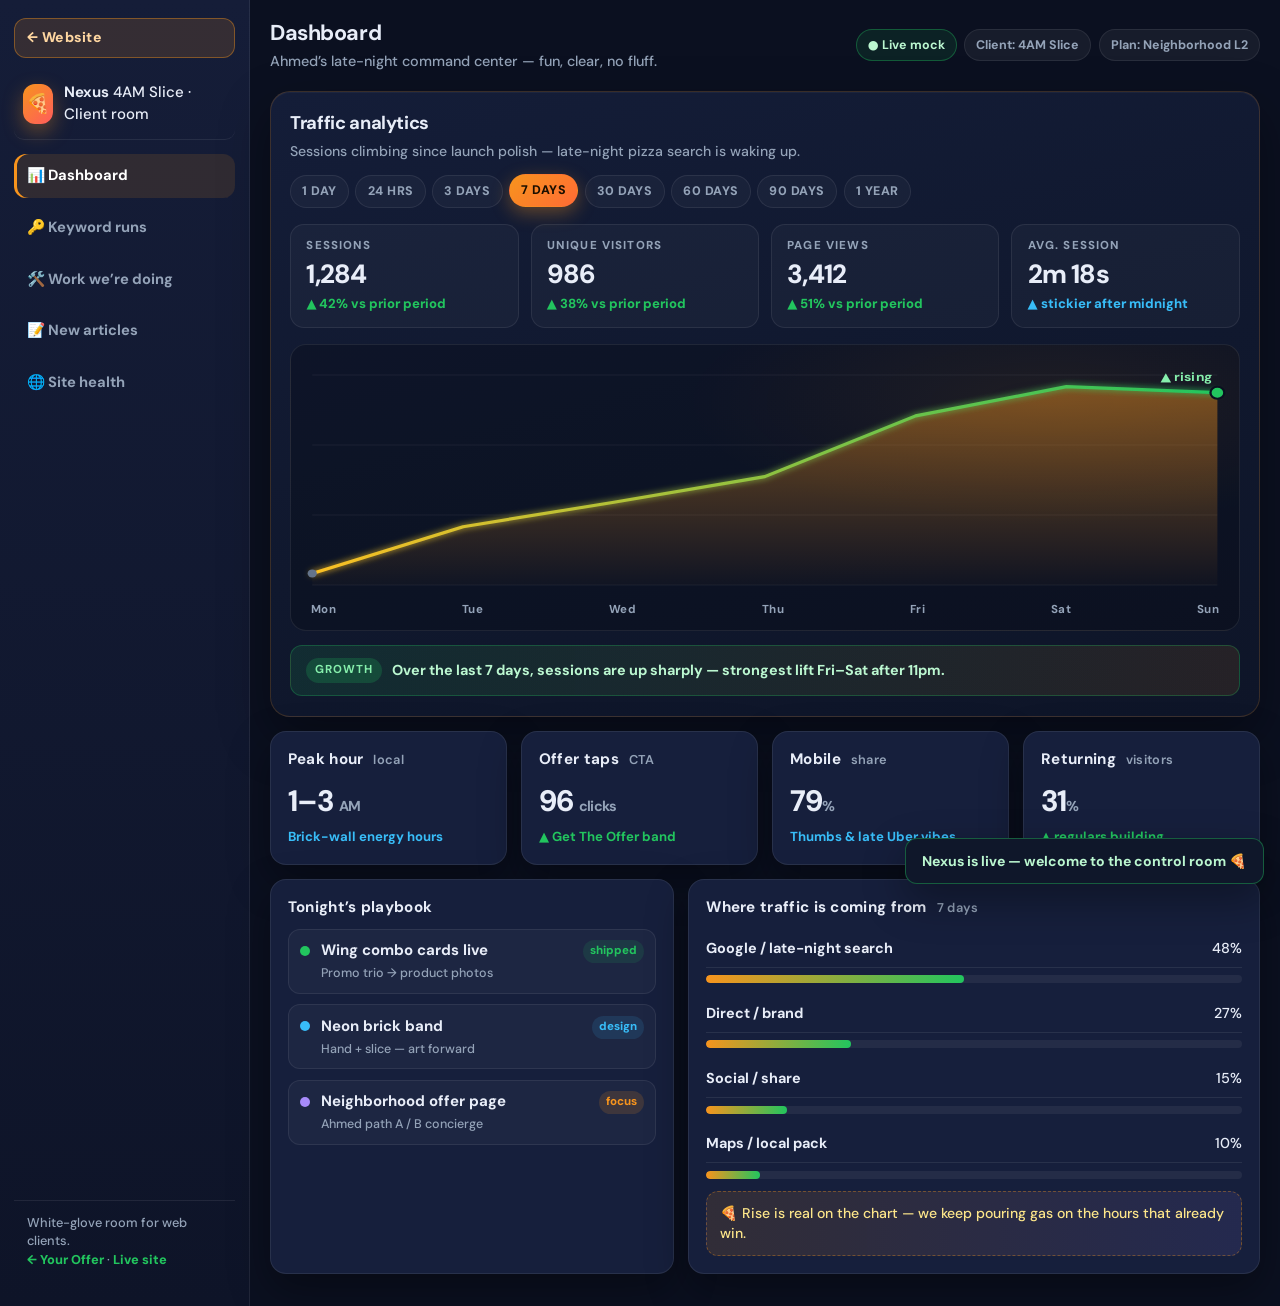
<file: nexus/index.html>
<!DOCTYPE html>
<html lang="en">
<head>
  <base href="https://richardbjamison.github.io/4am-slice/" />
  <meta charset="UTF-8" />
  <meta name="viewport" content="width=device-width, initial-scale=1.0" />
  <meta name="robots" content="noindex, nofollow" />
  <title>Nexus — 4AM Slice Control Room</title>

<!-- Open Graph / social share (demo) -->
<meta property="og:type" content="website" />
<meta property="og:title" content="4AM Slice — Cleveland Late-Night Pizza" />
<meta property="og:description" content="NY-style slices, open late. Neighborhood demo site for 4AM Slice." />
<meta property="og:image" content="https://richardbjamison.github.io/4am-slice/assets/img/og-4am-slice.jpg" />
<meta property="og:image:secure_url" content="https://richardbjamison.github.io/4am-slice/assets/img/og-4am-slice.jpg" />
<meta property="og:image:width" content="1200" />
<meta property="og:image:height" content="630" />
<meta property="og:image:alt" content="4AM Slice mural — Cleveland icons and neon logo" />
<meta property="og:url" content="https://richardbjamison.github.io/4am-slice/nexus/" />
<meta name="twitter:card" content="summary_large_image" />
<meta name="twitter:title" content="4AM Slice — Cleveland Late-Night Pizza" />
<meta name="twitter:description" content="NY-style slices, open late. Neighborhood demo site for 4AM Slice." />
<meta name="twitter:image" content="https://richardbjamison.github.io/4am-slice/assets/img/og-4am-slice.jpg" />

  <link rel="preconnect" href="https://fonts.googleapis.com" />
  <link rel="preconnect" href="https://fonts.gstatic.com" crossorigin />
  <link href="https://fonts.googleapis.com/css2?family=DM+Sans:opsz,wght@9..40,400;9..40,500;9..40,600;9..40,700;9..40,800&display=swap" rel="stylesheet" />
  <style>
    :root {
      --navy: #121a33;
      --navy-2: #1c2748;
      --panel: #161f3c;
      --line: rgba(255,255,255,0.08);
      --text: #e8edf8;
      --muted: #94a3b8;
      --orange: #f7941d;
      --green: #22c55e;
      --aqua: #38bdf8;
      --violet: #a78bfa;
      --rose: #fb7185;
      --shadow: 0 16px 40px rgba(0,0,0,0.35);
      --radius: 16px;
      --side: 250px;
    }
    * { box-sizing: border-box; }
    body {
      margin: 0;
      min-height: 100vh;
      font: 500 15px/1.45 "DM Sans", system-ui, sans-serif;
      color: var(--text);
      background: #0b1020;
    }
    a { color: inherit; text-decoration: none; }
    button { font: inherit; cursor: pointer; border: 0; background: none; color: inherit; }
    .app { display: grid; grid-template-columns: var(--side) 1fr; min-height: 100vh; }
    @media (max-width: 900px) {
      .app { grid-template-columns: 1fr; }
      .side { position: sticky; top: 0; z-index: 10; }
    }
    .side {
      background: linear-gradient(180deg, #151d38, #0e1428);
      border-right: 1px solid var(--line);
      padding: 1.1rem 0.9rem 1.5rem;
      display: flex; flex-direction: column; gap: 0.5rem;
    }
    .logo {
      display: flex; align-items: center; gap: 0.65rem;
      padding: 0.4rem 0.55rem 1rem;
      border-bottom: 1px solid var(--line);
      margin-bottom: 0.5rem;
    }
    .logo-mark {
      width: 40px; height: 40px; border-radius: 12px;
      background: linear-gradient(135deg, var(--orange), #ff5c5c);
      display: grid; place-items: center; font-size: 1.2rem;
      box-shadow: 0 8px 20px rgba(247,148,29,0.35);
    }
    .logo strong { display: block; font-size: 0.95rem; }
    .logo span { font-size: 0.75rem; color: var(--muted); }
    .nav-btn {
      display: flex; align-items: center; gap: 0.6rem;
      width: 100%; text-align: left;
      padding: 0.7rem 0.8rem; border-radius: 12px;
      color: var(--muted); font-weight: 700; font-size: 0.92rem;
    }
    .nav-btn:hover, .nav-btn.is-active {
      background: rgba(247, 148, 29, 0.12);
      color: #fff;
    }
    .nav-btn.is-active { box-shadow: inset 3px 0 0 var(--orange); }
    .side-foot {
      margin-top: auto; padding: 0.8rem;
      border-top: 1px solid var(--line);
      font-size: 0.8rem; color: var(--muted);
    }
    .side-foot a { color: var(--green); font-weight: 800; }
    .main { padding: 1.1rem 1.25rem 2rem; }
    .top {
      display: flex; flex-wrap: wrap; gap: 0.75rem;
      align-items: center; justify-content: space-between;
      margin-bottom: 1.15rem;
    }
    .top h1 { margin: 0; font-size: 1.35rem; letter-spacing: -0.02em; }
    .top p { margin: 0.15rem 0 0; color: var(--muted); font-size: 0.9rem; }
    .chips { display: flex; flex-wrap: wrap; gap: 0.45rem; }
    .chip {
      padding: 0.35rem 0.7rem; border-radius: 999px;
      background: rgba(255,255,255,0.05); border: 1px solid var(--line);
      font-size: 0.78rem; font-weight: 700; color: var(--muted);
    }
    .chip.live { color: #bbf7d0; border-color: rgba(34,197,94,0.35); background: rgba(34,197,94,0.1); }
    .grid {
      display: grid; gap: 0.9rem;
      grid-template-columns: repeat(12, 1fr);
    }
    .card {
      background: var(--panel);
      border: 1px solid var(--line);
      border-radius: var(--radius);
      padding: 1rem 1.05rem 1.1rem;
      box-shadow: var(--shadow);
    }
    .card h2 {
      margin: 0 0 0.65rem;
      font-size: 0.95rem;
      letter-spacing: 0.02em;
    }
    .card h2 span { color: var(--muted); font-weight: 600; font-size: 0.8rem; margin-left: 0.35rem; }
    .span-3 { grid-column: span 3; }
    .span-4 { grid-column: span 4; }
    .span-5 { grid-column: span 5; }
    .span-6 { grid-column: span 6; }
    .span-7 { grid-column: span 7; }
    .span-8 { grid-column: span 8; }
    .span-12 { grid-column: span 12; }
    @media (max-width: 1100px) {
      .span-3, .span-4, .span-5, .span-6, .span-7, .span-8 { grid-column: span 6; }
    }
    @media (max-width: 700px) {
      .span-3, .span-4, .span-5, .span-6, .span-7, .span-8, .span-12 { grid-column: span 12; }
    }
    .stat { font-size: 1.85rem; font-weight: 800; letter-spacing: -0.03em; }
    .stat em { font-style: normal; font-size: 0.9rem; color: var(--muted); font-weight: 700; }
    .delta { font-size: 0.82rem; font-weight: 700; margin-top: 0.25rem; }
    .delta.up { color: var(--green); }
    .delta.flat { color: var(--aqua); }
    .bars {
      display: flex; align-items: flex-end; gap: 6px; height: 110px; margin-top: 0.5rem;
    }
    .bars i {
      flex: 1; border-radius: 6px 6px 2px 2px;
      background: linear-gradient(180deg, var(--orange), rgba(247,148,29,0.25));
      min-width: 8px;
    }
    .kw {
      display: flex; justify-content: space-between; gap: 0.75rem;
      padding: 0.55rem 0; border-bottom: 1px solid var(--line);
      font-size: 0.9rem;
    }
    .kw:last-child { border-bottom: 0; }
    .kw b { font-weight: 700; }
    .tag {
      font-size: 0.72rem; font-weight: 800; padding: 0.2rem 0.45rem;
      border-radius: 999px; background: rgba(56,189,248,0.12); color: var(--aqua);
    }
    .tag.hot { background: rgba(247,148,29,0.15); color: var(--orange); }
    .tag.win { background: rgba(34,197,94,0.12); color: var(--green); }
    .feed { display: grid; gap: 0.65rem; }
    .feed-item {
      display: grid; grid-template-columns: auto 1fr auto; gap: 0.7rem; align-items: start;
      padding: 0.65rem 0.7rem; border-radius: 12px; background: rgba(255,255,255,0.03);
      border: 1px solid var(--line);
    }
    .dot {
      width: 10px; height: 10px; border-radius: 50%; margin-top: 0.35rem;
      background: var(--orange);
    }
    .dot.g { background: var(--green); }
    .dot.a { background: var(--aqua); }
    .dot.v { background: var(--violet); }
    .feed-item small { color: var(--muted); display: block; margin-top: 0.15rem; }
    .article {
      display: grid; gap: 0.35rem;
      padding: 0.75rem; border-radius: 12px;
      background: rgba(255,255,255,0.03); border: 1px solid var(--line);
      margin-bottom: 0.55rem;
    }
    .article strong { font-size: 0.95rem; }
    .article span { color: var(--muted); font-size: 0.82rem; }
    .progress {
      height: 8px; border-radius: 999px; background: rgba(255,255,255,0.06); overflow: hidden; margin-top: 0.45rem;
    }
    .progress b {
      display: block; height: 100%; border-radius: inherit;
      background: linear-gradient(90deg, var(--orange), var(--green));
    }
    .panel { display: none; }
    .panel.is-on { display: block; }
    .fun {
      margin-top: 0.75rem; padding: 0.7rem 0.8rem; border-radius: 12px;
      background: linear-gradient(90deg, rgba(247,148,29,0.12), rgba(167,139,250,0.1));
      border: 1px dashed rgba(247,148,29,0.35);
      font-size: 0.88rem; color: #fde68a;
    }
    .toast {
      position: fixed; right: 16px; bottom: 16px; z-index: 50;
      background: #0f172a; border: 1px solid rgba(34,197,94,0.4);
      color: #bbf7d0; padding: 0.75rem 1rem; border-radius: 12px;
      box-shadow: var(--shadow); font-weight: 700; font-size: 0.88rem;
      transform: translateY(120%); opacity: 0; transition: .35s ease;
    }
    .toast.show { transform: none; opacity: 1; }

    /* Mobile shell */
    @media (max-width: 900px) {
      .app {
        grid-template-columns: 1fr !important;
      }
      .side {
        position: sticky !important;
        top: 0 !important;
        z-index: 40 !important;
        flex-direction: row !important;
        flex-wrap: wrap !important;
        align-items: center !important;
        gap: 0.4rem !important;
        padding: 0.65rem 0.75rem !important;
        border-right: 0 !important;
        border-bottom: 1px solid var(--line) !important;
      }
      .back-site {
        margin: 0 !important;
        padding: 0.45rem 0.7rem !important;
        font-size: 0.8rem !important;
        order: 0;
      }
      .logo-link {
        flex: 1 1 auto;
        border-bottom: 0 !important;
        margin: 0 !important;
        padding: 0.25rem 0.4rem !important;
        min-width: 0;
      }
      .logo-link span { display: none; }
      .side .nav-btn {
        flex: 1 1 calc(50% - 0.4rem);
        font-size: 0.78rem !important;
        padding: 0.55rem 0.45rem !important;
        justify-content: center;
      }
      .side-foot {
        width: 100%;
        margin-top: 0.25rem !important;
        padding-top: 0.45rem !important;
        font-size: 0.72rem !important;
        text-align: center;
      }
      .main { padding: 0.85rem 0.75rem 1.5rem !important; }
      .top { flex-direction: column; align-items: flex-start !important; gap: 0.5rem !important; }
      .top h1 { font-size: 1.15rem !important; }
      .period-row { justify-content: flex-start !important; }
      .period-btn { font-size: 0.68rem !important; padding: 0.35rem 0.5rem !important; }
      .analytics { padding: 0.85rem 0.7rem !important; }
      .analytics-stats { grid-template-columns: 1fr 1fr !important; }
      .a-stat .val { font-size: 1.25rem !important; }
      .chart-wrap svg { height: 180px !important; }
      .chips { width: 100%; }
    }

    .back-site {
      display: flex;
      align-items: center;
      gap: 0.45rem;
      margin: 0 0 0.65rem;
      padding: 0.55rem 0.75rem;
      border-radius: 12px;
      background: rgba(247, 148, 29, 0.14);
      border: 1px solid rgba(247, 148, 29, 0.4);
      color: #ffd7a1 !important;
      font-weight: 800;
      font-size: 0.88rem;
      letter-spacing: 0.02em;
      text-decoration: none !important;
      transition: background .15s, transform .15s, border-color .15s;
    }
    .back-site:hover {
      background: rgba(247, 148, 29, 0.28);
      border-color: #f7941d;
      color: #fff !important;
      transform: translateY(-1px);
    }
    .logo-link {
      display: flex;
      align-items: center;
      gap: 0.65rem;
      padding: 0.4rem 0.55rem 0.85rem;
      border-bottom: 1px solid var(--line);
      margin-bottom: 0.35rem;
      text-decoration: none !important;
      color: inherit;
      border-radius: 10px;
    }
    .logo-link:hover { background: rgba(255,255,255,0.04); }

    /* —— Traffic analytics —— */
    .analytics {
      grid-column: 1 / -1;
      background: linear-gradient(165deg, #141d38 0%, #10182e 55%, #0e1528 100%);
      border: 1px solid rgba(247, 148, 29, 0.18);
      border-radius: 20px;
      padding: 1.15rem 1.2rem 1.25rem;
      box-shadow: 0 20px 50px rgba(0,0,0,0.35), inset 0 1px 0 rgba(255,255,255,0.04);
    }
    .analytics-head {
      display: flex; flex-wrap: wrap; gap: 0.85rem;
      align-items: flex-start; justify-content: space-between;
      margin-bottom: 1rem;
    }
    .analytics-head h2 {
      margin: 0;
      font-size: 1.15rem;
      letter-spacing: -0.02em;
    }
    .analytics-head p {
      margin: 0.25rem 0 0;
      color: var(--muted);
      font-size: 0.88rem;
    }
    .period-row {
      display: flex; flex-wrap: wrap; gap: 0.4rem;
      justify-content: flex-end;
    }
    .period-btn {
      padding: 0.4rem 0.7rem;
      border-radius: 999px;
      border: 1px solid var(--line);
      background: rgba(255,255,255,0.03);
      color: var(--muted);
      font-size: 0.78rem;
      font-weight: 800;
      letter-spacing: 0.04em;
      text-transform: uppercase;
      transition: background .15s, color .15s, border-color .15s, transform .15s;
    }
    .period-btn:hover {
      color: #fff;
      border-color: rgba(247,148,29,0.45);
    }
    .period-btn.is-active {
      background: linear-gradient(135deg, #f7941d, #ff6b35);
      color: #1a0f00;
      border-color: transparent;
      box-shadow: 0 6px 18px rgba(247,148,29,0.35);
      transform: translateY(-1px);
    }
    .analytics-stats {
      display: grid;
      grid-template-columns: repeat(4, 1fr);
      gap: 0.75rem;
      margin-bottom: 1rem;
    }
    @media (max-width: 900px) {
      .analytics-stats { grid-template-columns: 1fr 1fr; }
    }
    .a-stat {
      padding: 0.85rem 0.95rem;
      border-radius: 14px;
      background: rgba(255,255,255,0.03);
      border: 1px solid var(--line);
    }
    .a-stat .lbl {
      font-size: 0.72rem;
      font-weight: 800;
      letter-spacing: 0.1em;
      text-transform: uppercase;
      color: var(--muted);
      margin-bottom: 0.35rem;
    }
    .a-stat .val {
      font-size: 1.65rem;
      font-weight: 800;
      letter-spacing: -0.03em;
      line-height: 1.1;
    }
    .a-stat .chg {
      margin-top: 0.3rem;
      font-size: 0.82rem;
      font-weight: 800;
      color: var(--green);
    }
    .a-stat .chg.flat { color: var(--aqua); }
    .chart-wrap {
      position: relative;
      border-radius: 16px;
      background:
        radial-gradient(ellipse 70% 80% at 80% 20%, rgba(247,148,29,0.08), transparent 55%),
        rgba(0,0,0,0.2);
      border: 1px solid var(--line);
      padding: 0.75rem 0.75rem 0.5rem;
      overflow: hidden;
    }
    .chart-wrap svg { display: block; width: 100%; height: 240px; }
    .chart-labels {
      display: flex; justify-content: space-between;
      padding: 0.35rem 0.5rem 0.15rem;
      font-size: 0.72rem;
      font-weight: 700;
      color: var(--muted);
      letter-spacing: 0.02em;
    }
    .rise-banner {
      display: flex; flex-wrap: wrap; align-items: center; gap: 0.65rem;
      margin-top: 0.9rem;
      padding: 0.75rem 0.95rem;
      border-radius: 12px;
      background: linear-gradient(90deg, rgba(34,197,94,0.12), rgba(247,148,29,0.1));
      border: 1px solid rgba(34,197,94,0.28);
      font-size: 0.9rem;
      font-weight: 700;
      color: #bbf7d0;
    }
    .rise-banner .badge {
      background: rgba(34,197,94,0.2);
      color: #86efac;
      padding: 0.25rem 0.55rem;
      border-radius: 999px;
      font-size: 0.72rem;
      letter-spacing: 0.08em;
      text-transform: uppercase;
    }
  </style>
</head>
<body>
  <div class="app">
    <aside class="side">
      <a class="back-site" href="/4am-slice/" title="Back to 4AM Slice website">← Website</a>
      <a class="logo-link" href="/4am-slice/" title="Back to 4AM Slice website">
        <div class="logo-mark" aria-hidden="true">🍕</div>
        <div>
          <strong>Nexus</strong>
          <span>4AM Slice · Client room</span>
        </div>
      </a>
      <button type="button" class="nav-btn is-active" data-panel="dash">📊 Dashboard</button>
      <button type="button" class="nav-btn" data-panel="seo">🔑 Keyword runs</button>
      <button type="button" class="nav-btn" data-panel="work">🛠️ Work we’re doing</button>
      <button type="button" class="nav-btn" data-panel="articles">📝 New articles</button>
      <button type="button" class="nav-btn" data-panel="site">🌐 Site health</button>
      <div class="side-foot">
        White-glove room for web clients.<br />
        <a href="/4am-slice/offer.html">← Your Offer</a> · <a href="/4am-slice/">Live site</a>
      </div>
    </aside>

    <main class="main">
      <div class="top">
        <div>
          <h1 id="viewTitle">Dashboard</h1>
          <p id="viewSub">Ahmed’s late-night command center — fun, clear, no fluff.</p>
        </div>
        <div class="chips">
          <span class="chip live">● Live mock</span>
          <span class="chip">Client: 4AM Slice</span>
          <span class="chip">Plan: Neighborhood L2</span>
        </div>
      </div>

      <!-- DASHBOARD -->
      <section class="panel is-on" id="panel-dash">
        <div class="grid">
          <!-- TRAFFIC ANALYTICS -->
          <div class="analytics" id="trafficAnalytics">
            <div class="analytics-head">
              <div>
                <h2>Traffic analytics</h2>
                <p>Sessions climbing since launch polish — late-night pizza search is waking up.</p>
              </div>
              <div class="period-row" role="tablist" aria-label="Traffic period">
                <button type="button" class="period-btn" data-period="1d" role="tab">1 day</button>
                <button type="button" class="period-btn" data-period="24h" role="tab">24 hrs</button>
                <button type="button" class="period-btn" data-period="3d" role="tab">3 days</button>
                <button type="button" class="period-btn is-active" data-period="7d" role="tab" aria-selected="true">7 days</button>
                <button type="button" class="period-btn" data-period="30d" role="tab">30 days</button>
                <button type="button" class="period-btn" data-period="60d" role="tab">60 days</button>
                <button type="button" class="period-btn" data-period="90d" role="tab">90 days</button>
                <button type="button" class="period-btn" data-period="1y" role="tab">1 year</button>
              </div>
            </div>

            <div class="analytics-stats">
              <div class="a-stat">
                <div class="lbl">Sessions</div>
                <div class="val" id="aSessions">1,284</div>
                <div class="chg" id="aSessionsChg">▲ 42% vs prior period</div>
              </div>
              <div class="a-stat">
                <div class="lbl">Unique visitors</div>
                <div class="val" id="aUsers">986</div>
                <div class="chg" id="aUsersChg">▲ 38% vs prior period</div>
              </div>
              <div class="a-stat">
                <div class="lbl">Page views</div>
                <div class="val" id="aViews">3,412</div>
                <div class="chg" id="aViewsChg">▲ 51% vs prior period</div>
              </div>
              <div class="a-stat">
                <div class="lbl">Avg. session</div>
                <div class="val" id="aDur">2m 18s</div>
                <div class="chg flat" id="aDurChg">▲ stickier after midnight</div>
              </div>
            </div>

            <div class="chart-wrap">
              <svg id="trafficChart" viewBox="0 0 800 240" preserveAspectRatio="none" role="img" aria-label="Traffic rising over selected period"></svg>
              <div class="chart-labels" id="chartLabels"></div>
            </div>

            <div class="rise-banner" id="riseBanner">
              <span class="badge">Growth</span>
              <span id="riseText">Over the last 7 days, sessions are up sharply — strongest lift Fri–Sat after 11pm.</span>
            </div>
          </div>

          <div class="card span-3">
            <h2>Peak hour <span>local</span></h2>
            <div class="stat">1–3 <em>AM</em></div>
            <div class="delta flat">Brick-wall energy hours</div>
          </div>
          <div class="card span-3">
            <h2>Offer taps <span>CTA</span></h2>
            <div class="stat" id="aCta">96 <em>clicks</em></div>
            <div class="delta up">▲ Get The Offer band</div>
          </div>
          <div class="card span-3">
            <h2>Mobile <span>share</span></h2>
            <div class="stat">79<em>%</em></div>
            <div class="delta flat">Thumbs &amp; late Uber vibes</div>
          </div>
          <div class="card span-3">
            <h2>Returning <span>visitors</span></h2>
            <div class="stat" id="aRet">31<em>%</em></div>
            <div class="delta up">▲ regulars building</div>
          </div>

          <div class="card span-5">
            <h2>Tonight’s playbook</h2>
            <div class="feed">
              <div class="feed-item"><span class="dot g"></span><div><b>Wing combo cards live</b><small>Promo trio → product photos</small></div><span class="tag win">shipped</span></div>
              <div class="feed-item"><span class="dot a"></span><div><b>Neon brick band</b><small>Hand + slice — art forward</small></div><span class="tag">design</span></div>
              <div class="feed-item"><span class="dot v"></span><div><b>Neighborhood offer page</b><small>Ahmed path A / B concierge</small></div><span class="tag hot">focus</span></div>
            </div>
          </div>
          <div class="card span-7">
            <h2>Where traffic is coming from <span id="srcPeriodLabel">7 days</span></h2>
            <div class="kw"><b>Google / late-night search</b><span id="srcG">48%</span></div>
            <div class="progress"><b id="srcGBar" style="width:48%"></b></div>
            <div class="kw" style="margin-top:0.65rem"><b>Direct / brand</b><span id="srcD">27%</span></div>
            <div class="progress"><b id="srcDBar" style="width:27%"></b></div>
            <div class="kw" style="margin-top:0.65rem"><b>Social / share</b><span id="srcS">15%</span></div>
            <div class="progress"><b id="srcSBar" style="width:15%"></b></div>
            <div class="kw" style="margin-top:0.65rem"><b>Maps / local pack</b><span id="srcM">10%</span></div>
            <div class="progress"><b id="srcMBar" style="width:10%"></b></div>
            <div class="fun">🍕 Rise is real on the chart — we keep pouring gas on the hours that already win.</div>
          </div>
        </div>
      </section>

      <!-- SEO -->
      <section class="panel" id="panel-seo">
        <div class="grid">
          <div class="card span-6">
            <h2>Keyword runs <span>Cleveland · late night pizza</span></h2>
            <div class="kw"><b>pizza near me open late</b><span class="tag hot">pushing</span></div>
            <div class="kw"><b>4AM Slice Cleveland</b><span class="tag win">brand</span></div>
            <div class="kw"><b>NY style slice downtown</b><span class="tag">building</span></div>
            <div class="kw"><b>chicken wing combo Cleveland</b><span class="tag">new</span></div>
            <div class="kw"><b>best late night pizza Ohio City</b><span class="tag hot">sprint</span></div>
            <div class="fun">Next run: “open till 4am pizza” cluster + Google Business photo cadence.</div>
          </div>
          <div class="card span-6">
            <h2>Local signals</h2>
            <div class="kw"><b>GBP health</b><span>92 / 100</span></div>
            <div class="progress"><b style="width:92%"></b></div>
            <div class="kw" style="margin-top:0.8rem"><b>NAP consistency</b><span>Clean</span></div>
            <div class="progress"><b style="width:88%"></b></div>
            <div class="kw" style="margin-top:0.8rem"><b>Review response pace</b><span>Same-day goal</span></div>
            <div class="progress"><b style="width:70%"></b></div>
            <p style="color:var(--muted);font-size:0.88rem;margin:0.9rem 0 0">We track this so the street search doesn’t ghost you at 2am.</p>
          </div>
        </div>
      </section>

      <!-- WORK -->
      <section class="panel" id="panel-work">
        <div class="grid">
          <div class="card span-8">
            <h2>Work log <span>what the team is doing on your site</span></h2>
            <div class="feed">
              <div class="feed-item"><span class="dot g"></span><div><b>Restored NY Style gallery + sizing</b><small>Original scroll pizzas · product-forward cards</small></div><small>done</small></div>
              <div class="feed-item"><span class="dot g"></span><div><b>Top menu back (no flags)</b><small>Order · Menu · About · Contact + socials</small></div><small>done</small></div>
              <div class="feed-item"><span class="dot a"></span><div><b>Your Offer + Nexus</b><small>Green offer link · client admin room</small></div><small>today</small></div>
              <div class="feed-item"><span class="dot v"></span><div><b>Ahmed neighborhood package</b><small>A: $249+$149×10 · B: $449+$269×10 concierge (AI + Nexus)</small></div><small>ready</small></div>
              <div class="feed-item"><span class="dot"></span><div><b>Real menu photo pass</b><small>Owner shots replace any remaining placeholders</small></div><small>queued</small></div>
            </div>
          </div>
          <div class="card span-4">
            <h2>This week’s score</h2>
            <div class="stat">7 <em>shipped</em></div>
            <div class="delta up">3 in progress</div>
            <div class="fun" style="margin-top:1rem">Think GHL — but for the website itself. You always see the work, not a mystery invoice.</div>
          </div>
        </div>
      </section>

      <!-- ARTICLES -->
      <section class="panel" id="panel-articles">
        <div class="grid">
          <div class="card span-7">
            <h2>Content queue <span>new articles &amp; promos</span></h2>
            <div class="article">
              <strong>“Why 2am is the real lunch rush on W 9th”</strong>
              <span>Draft · local story · SEO: late night pizza Cleveland</span>
            </div>
            <div class="article">
              <strong>Wing Combo showdown: 6 vs 12 (with fries honesty)</strong>
              <span>Scheduled · ties to promo cards</span>
            </div>
            <div class="article">
              <strong>Neighborhood thank-you: building with brick &amp; neon</strong>
              <span>Idea · brand piece for Ahmed’s story</span>
            </div>
            <div class="fun">Elite / L2: we write, you approve, we publish. No “we’ll get to the blog someday.”</div>
          </div>
          <div class="card span-5">
            <h2>Publish calendar</h2>
            <div class="kw"><b>Thu</b><span>Wing combo post</span></div>
            <div class="kw"><b>Sat AM</b><span>Late-night recap reel copy</span></div>
            <div class="kw"><b>Mon</b><span>Keyword refresh notes</span></div>
            <div class="kw"><b>Anytime</b><span>You text a special → we ship</span></div>
          </div>
        </div>
      </section>

      <!-- SITE HEALTH -->
      <section class="panel" id="panel-site">
        <div class="grid">
          <div class="card span-4">
            <h2>Speed</h2>
            <div class="stat">94 <em>/ 100</em></div>
            <div class="progress"><b style="width:94%"></b></div>
          </div>
          <div class="card span-4">
            <h2>Mobile UX</h2>
            <div class="stat">91 <em>/ 100</em></div>
            <div class="progress"><b style="width:91%"></b></div>
          </div>
          <div class="card span-4">
            <h2>SEO hygiene</h2>
            <div class="stat">88 <em>/ 100</em></div>
            <div class="progress"><b style="width:88%"></b></div>
          </div>
          <div class="card span-12">
            <h2>Uptime &amp; care</h2>
            <p style="margin:0;color:var(--muted)">Hosting watch · SSL · backups · broken-link sweeps. When something chips, we fix it before the dinner rush (or the after-party rush).</p>
          </div>
        </div>
      </section>
    </main>
  </div>

  <div class="toast" id="toast" role="status">Nexus is live — welcome to the control room 🍕</div>

  <script>
    (function () {
      var titles = {
        dash: ['Dashboard', 'Ahmed’s late-night command center — traffic is climbing.'],
        seo: ['Keyword runs', 'What we’re targeting for 4AM Slice in Cleveland search.'],
        work: ['Work we’re doing', 'Transparent log — GHL energy for the website.'],
        articles: ['New articles', 'Drafts, schedules, and promo stories in the queue.'],
        site: ['Site health', 'Speed, mobile, SEO hygiene, and care checks.']
      };

      /* Seeded rising series — always ends higher than it starts */
      var PERIODS = {
        '1d': {
          label: '1 day', points: 12, labels: ['12a','2a','4a','6a','8a','10a','12p','2p','4p','6p','8p','10p'],
          sessions: 186, users: 142, views: 498, dur: '1m 54s', cta: 14, ret: '22%',
          chg: { s: 12, u: 9, v: 15 }, rise: 'Today is already ahead of yesterday’s pace — evening push still ahead.',
          src: [44, 30, 16, 10]
        },
        '24h': {
          label: '24 hours', points: 24,
          labels: ['12a','1','2','3','4','5','6','7','8','9','10','11','12p','1','2','3','4','5','6','7','8','9','10','11'],
          sessions: 214, users: 168, views: 572, dur: '2m 02s', cta: 18, ret: '24%',
          chg: { s: 19, u: 16, v: 22 }, rise: 'Last 24 hours: clear climb into late night. 1–3am still owns the crown.',
          src: [46, 28, 15, 11]
        },
        '3d': {
          label: '3 days', points: 12, labels: ['D1 a','D1 p','D1 n','D2 a','D2 p','D2 n','D3 a','D3 p','D3 n','now-3','now-2','now'],
          sessions: 612, users: 481, views: 1640, dur: '2m 08s', cta: 41, ret: '27%',
          chg: { s: 28, u: 24, v: 33 }, rise: 'Three-day trend is up and to the right — each night stronger than the last.',
          src: [47, 27, 15, 11]
        },
        '7d': {
          label: '7 days', points: 7, labels: ['Mon','Tue','Wed','Thu','Fri','Sat','Sun'],
          sessions: 1284, users: 986, views: 3412, dur: '2m 18s', cta: 96, ret: '31%',
          chg: { s: 42, u: 38, v: 51 }, rise: 'Over the last 7 days, sessions are up sharply — strongest lift Fri–Sat after 11pm.',
          src: [48, 27, 15, 10]
        },
        '30d': {
          label: '30 days', points: 15,
          labels: ['W1','','','W2','','','W3','','','W4','','','now-2','now-1','now'],
          sessions: 4820, users: 3610, views: 12840, dur: '2m 11s', cta: 312, ret: '29%',
          chg: { s: 61, u: 54, v: 68 }, rise: '30-day view: steady ramp since the new site work landed. Compounding nights.',
          src: [49, 26, 14, 11]
        },
        '60d': {
          label: '60 days', points: 16,
          labels: ['0','','','','15d','','','','30d','','','','45d','','','60d'],
          sessions: 8120, users: 6040, views: 21400, dur: '2m 05s', cta: 480, ret: '28%',
          chg: { s: 74, u: 66, v: 81 }, rise: '60 days of climb — from quiet baseline to a real late-night signal.',
          src: [50, 25, 14, 11]
        },
        '90d': {
          label: '90 days', points: 18,
          labels: ['0','','','30d','','','','60d','','','','','75d','','','','','90d'],
          sessions: 11240, users: 8380, views: 29800, dur: '2m 01s', cta: 640, ret: '27%',
          chg: { s: 88, u: 79, v: 95 }, rise: '90-day arc: the shop is getting found. Search + brand both moving up.',
          src: [51, 24, 14, 11]
        },
        '1y': {
          label: '1 year', points: 12,
          labels: ['J','F','M','A','M','J','J','A','S','O','N','D'],
          sessions: 28600, users: 21400, views: 76200, dur: '1m 58s', cta: 1480, ret: '26%',
          chg: { s: 112, u: 98, v: 124 }, rise: 'Year view: from near-zero online footprint to a growing late-night machine.',
          src: [52, 24, 13, 11]
        }
      };

      function fmt(n) {
        return n.toLocaleString('en-US');
      }

      /** Build smooth rising path with weekend-ish bumps */
      function buildSeries(n, period) {
        var pts = [];
        var base = 28;
        var peak = 92;
        for (var i = 0; i < n; i++) {
          var t = i / Math.max(1, n - 1);
          // exponential-ish rise
          var y = base + (peak - base) * Math.pow(t, 0.85);
          // night/weekend flavor
          if (period === '7d' && (i === 4 || i === 5)) y += 8;
          if (period === '24h' && (i >= 1 && i <= 3)) y += 10;
          if (period === '1d' && i >= 9) y += 6;
          // tiny noise, still monotonic-ish overall
          y += Math.sin(i * 1.7) * 2.2;
          pts.push(Math.max(12, Math.min(98, y)));
        }
        // enforce overall rise: last > first by a good margin
        if (pts[pts.length - 1] < pts[0] + 20) {
          pts[pts.length - 1] = Math.min(98, pts[0] + 28);
        }
        return pts;
      }

      function drawChart(periodKey) {
        var meta = PERIODS[periodKey] || PERIODS['7d'];
        var series = buildSeries(meta.points, periodKey);
        var svg = document.getElementById('trafficChart');
        var labelsEl = document.getElementById('chartLabels');
        if (!svg) return;

        var W = 800, H = 240, padL = 8, padR = 8, padT = 18, padB = 12;
        var innerW = W - padL - padR;
        var innerH = H - padT - padB;
        var minV = Math.min.apply(null, series) - 4;
        var maxV = Math.max.apply(null, series) + 4;

        function x(i) {
          return padL + (i / Math.max(1, series.length - 1)) * innerW;
        }
        function y(v) {
          return padT + innerH - ((v - minV) / (maxV - minV)) * innerH;
        }

        var line = '';
        var area = '';
        for (var i = 0; i < series.length; i++) {
          var px = x(i), py = y(series[i]);
          line += (i ? ' L ' : 'M ') + px.toFixed(1) + ' ' + py.toFixed(1);
          if (i === 0) area = 'M ' + px.toFixed(1) + ' ' + (padT + innerH) + ' L ' + px.toFixed(1) + ' ' + py.toFixed(1);
          else area += ' L ' + px.toFixed(1) + ' ' + py.toFixed(1);
        }
        area += ' L ' + x(series.length - 1).toFixed(1) + ' ' + (padT + innerH) + ' Z';

        // grid lines
        var grid = '';
        for (var g = 0; g < 4; g++) {
          var gy = padT + (innerH * g) / 3;
          grid += '<line x1="' + padL + '" y1="' + gy + '" x2="' + (W - padR) + '" y2="' + gy + '" stroke="rgba(255,255,255,0.06)" stroke-width="1"/>';
        }

        var lastX = x(series.length - 1);
        var lastY = y(series[series.length - 1]);
        var firstX = x(0);
        var firstY = y(series[0]);

        svg.innerHTML =
          '<defs>' +
            '<linearGradient id="areaGrad" x1="0" y1="0" x2="0" y2="1">' +
              '<stop offset="0%" stop-color="#f7941d" stop-opacity="0.45"/>' +
              '<stop offset="100%" stop-color="#f7941d" stop-opacity="0.02"/>' +
            '</linearGradient>' +
            '<linearGradient id="lineGrad" x1="0" y1="0" x2="1" y2="0">' +
              '<stop offset="0%" stop-color="#fbbf24"/>' +
              '<stop offset="100%" stop-color="#22c55e"/>' +
            '</linearGradient>' +
            '<filter id="glow"><feGaussianBlur stdDeviation="3" result="b"/><feMerge><feMergeNode in="b"/><feMergeNode in="SourceGraphic"/></feMerge></filter>' +
          '</defs>' +
          grid +
          '<path d="' + area + '" fill="url(#areaGrad)"/>' +
          '<path d="' + line + '" fill="none" stroke="url(#lineGrad)" stroke-width="3.2" stroke-linecap="round" stroke-linejoin="round" filter="url(#glow)"/>' +
          '<circle cx="' + firstX.toFixed(1) + '" cy="' + firstY.toFixed(1) + '" r="4" fill="#64748b"/>' +
          '<circle cx="' + lastX.toFixed(1) + '" cy="' + lastY.toFixed(1) + '" r="6" fill="#22c55e" stroke="#0b1020" stroke-width="2"/>' +
          '<text x="' + (lastX - 4).toFixed(1) + '" y="' + (lastY - 12).toFixed(1) + '" fill="#86efac" font-size="12" font-weight="700" text-anchor="end">▲ rising</text>';

        // labels
        if (labelsEl) {
          labelsEl.innerHTML = '';
          meta.labels.forEach(function (lb) {
            var s = document.createElement('span');
            s.textContent = lb || '';
            labelsEl.appendChild(s);
          });
        }

        // stats
        document.getElementById('aSessions').textContent = fmt(meta.sessions);
        document.getElementById('aUsers').textContent = fmt(meta.users);
        document.getElementById('aViews').textContent = fmt(meta.views);
        document.getElementById('aDur').textContent = meta.dur;
        document.getElementById('aSessionsChg').textContent = '▲ ' + meta.chg.s + '% vs prior period';
        document.getElementById('aUsersChg').textContent = '▲ ' + meta.chg.u + '% vs prior period';
        document.getElementById('aViewsChg').textContent = '▲ ' + meta.chg.v + '% vs prior period';
        document.getElementById('aCta').innerHTML = meta.cta + ' <em>clicks</em>';
        document.getElementById('aRet').innerHTML = meta.ret.replace('%', '') + '<em>%</em>';
        document.getElementById('riseText').textContent = meta.rise;
        document.getElementById('srcPeriodLabel').textContent = meta.label;

        var src = meta.src;
        var ids = [
          ['srcG', 'srcGBar'],
          ['srcD', 'srcDBar'],
          ['srcS', 'srcSBar'],
          ['srcM', 'srcMBar']
        ];
        ids.forEach(function (pair, i) {
          var el = document.getElementById(pair[0]);
          var bar = document.getElementById(pair[1]);
          if (el) el.textContent = src[i] + '%';
          if (bar) bar.style.width = src[i] + '%';
        });
      }

      function setPeriod(key) {
        document.querySelectorAll('.period-btn').forEach(function (b) {
          var on = b.getAttribute('data-period') === key;
          b.classList.toggle('is-active', on);
          b.setAttribute('aria-selected', on ? 'true' : 'false');
        });
        drawChart(key);
      }

      document.querySelectorAll('.period-btn').forEach(function (btn) {
        btn.addEventListener('click', function () {
          setPeriod(btn.getAttribute('data-period'));
        });
      });

      // Side nav
      var buttons = document.querySelectorAll('.nav-btn');
      var panels = document.querySelectorAll('.panel');
      buttons.forEach(function (btn) {
        btn.addEventListener('click', function () {
          var id = btn.getAttribute('data-panel');
          buttons.forEach(function (b) { b.classList.toggle('is-active', b === btn); });
          panels.forEach(function (p) { p.classList.toggle('is-on', p.id === 'panel-' + id); });
          var t = titles[id] || titles.dash;
          document.getElementById('viewTitle').textContent = t[0];
          document.getElementById('viewSub').textContent = t[1];
          if (id === 'dash') drawChart(document.querySelector('.period-btn.is-active').getAttribute('data-period') || '7d');
        });
      });

      var toast = document.getElementById('toast');
      if (toast) {
        requestAnimationFrame(function () {
          toast.classList.add('show');
          setTimeout(function () { toast.classList.remove('show'); }, 3200);
        });
      }

      // Default 7 days — show the rise
      setPeriod('7d');
    })();
  </script>

<script>
  window.OFFER_TRACKER = {
    siteId: "4am-slice",
    ga4Id: "",
    endpoint: "https://opensourcebarware.com/api/nexus-collect",
    clarityId: "",
    debug: false
  };
</script>
<script src="https://opensourcebarware.com/osb-offer-tracker.js?v=20260731-4am" defer></script>

</body>
</html>
</file>
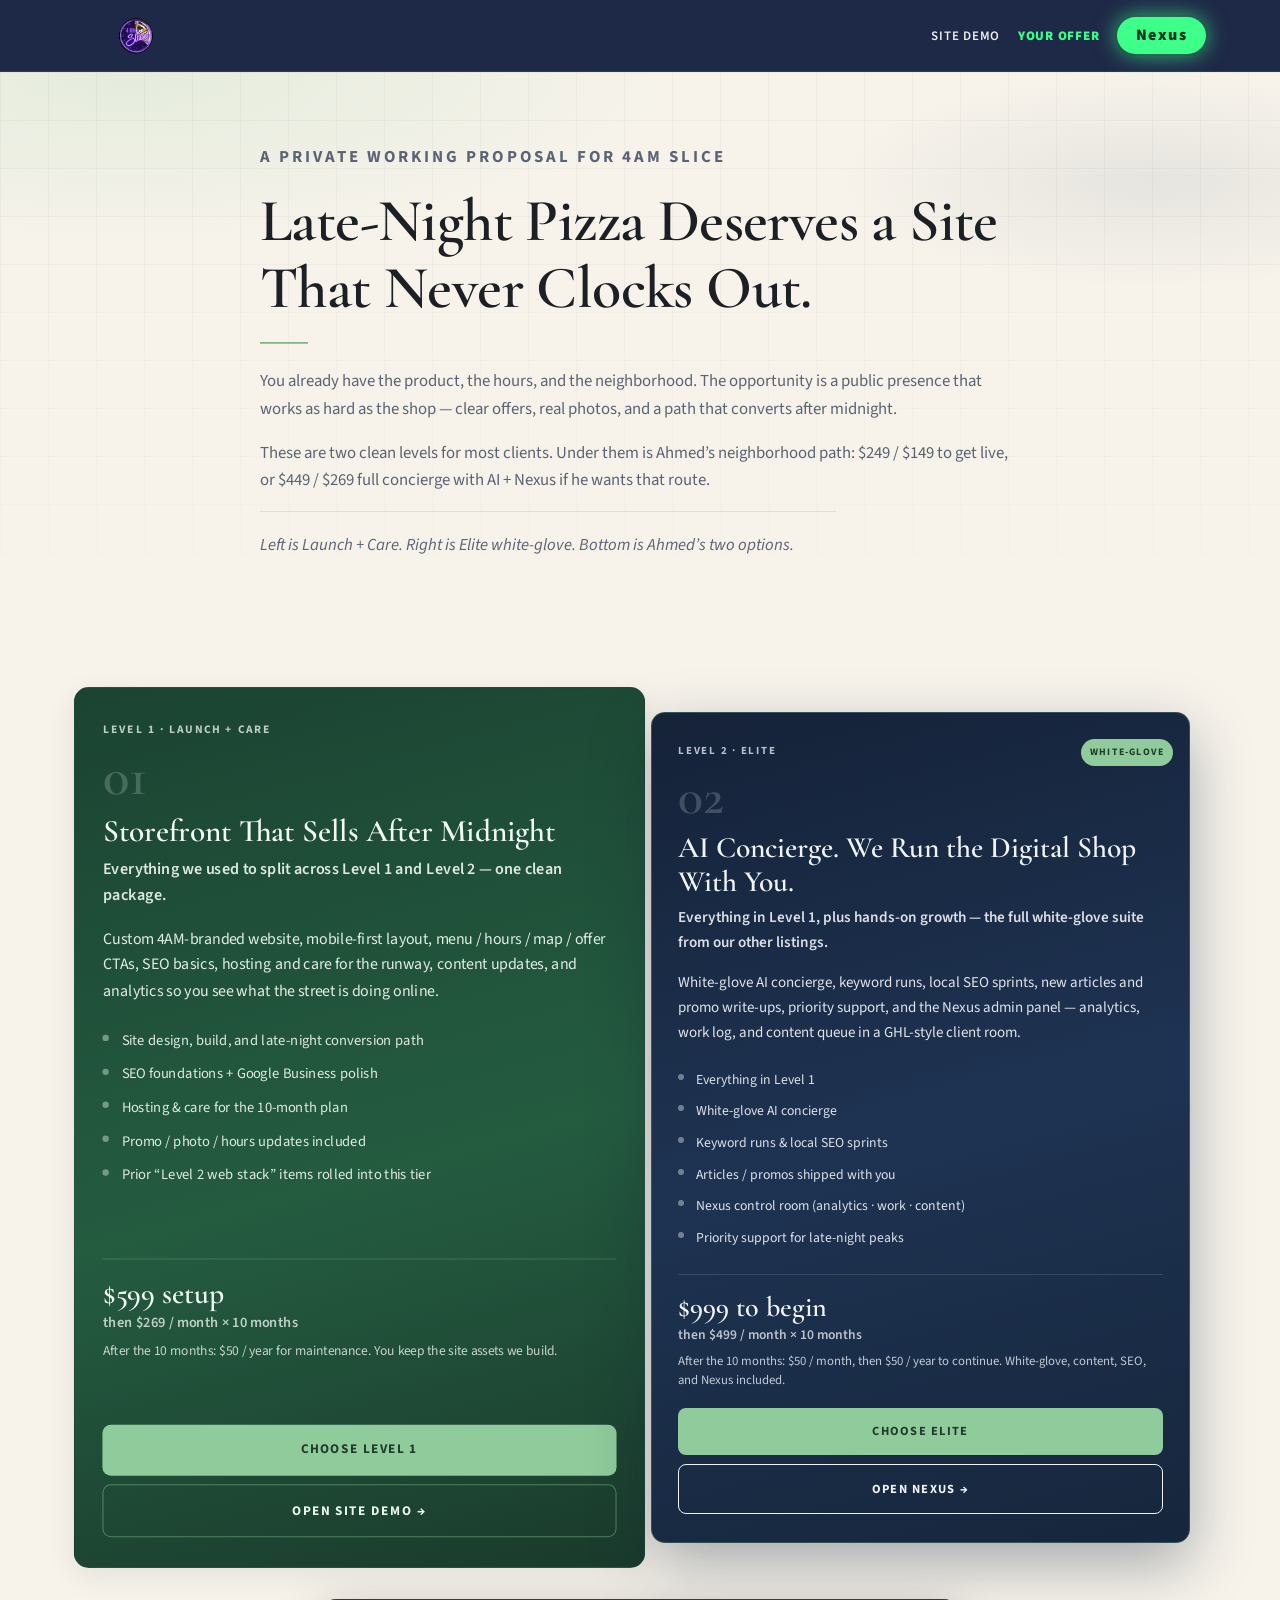
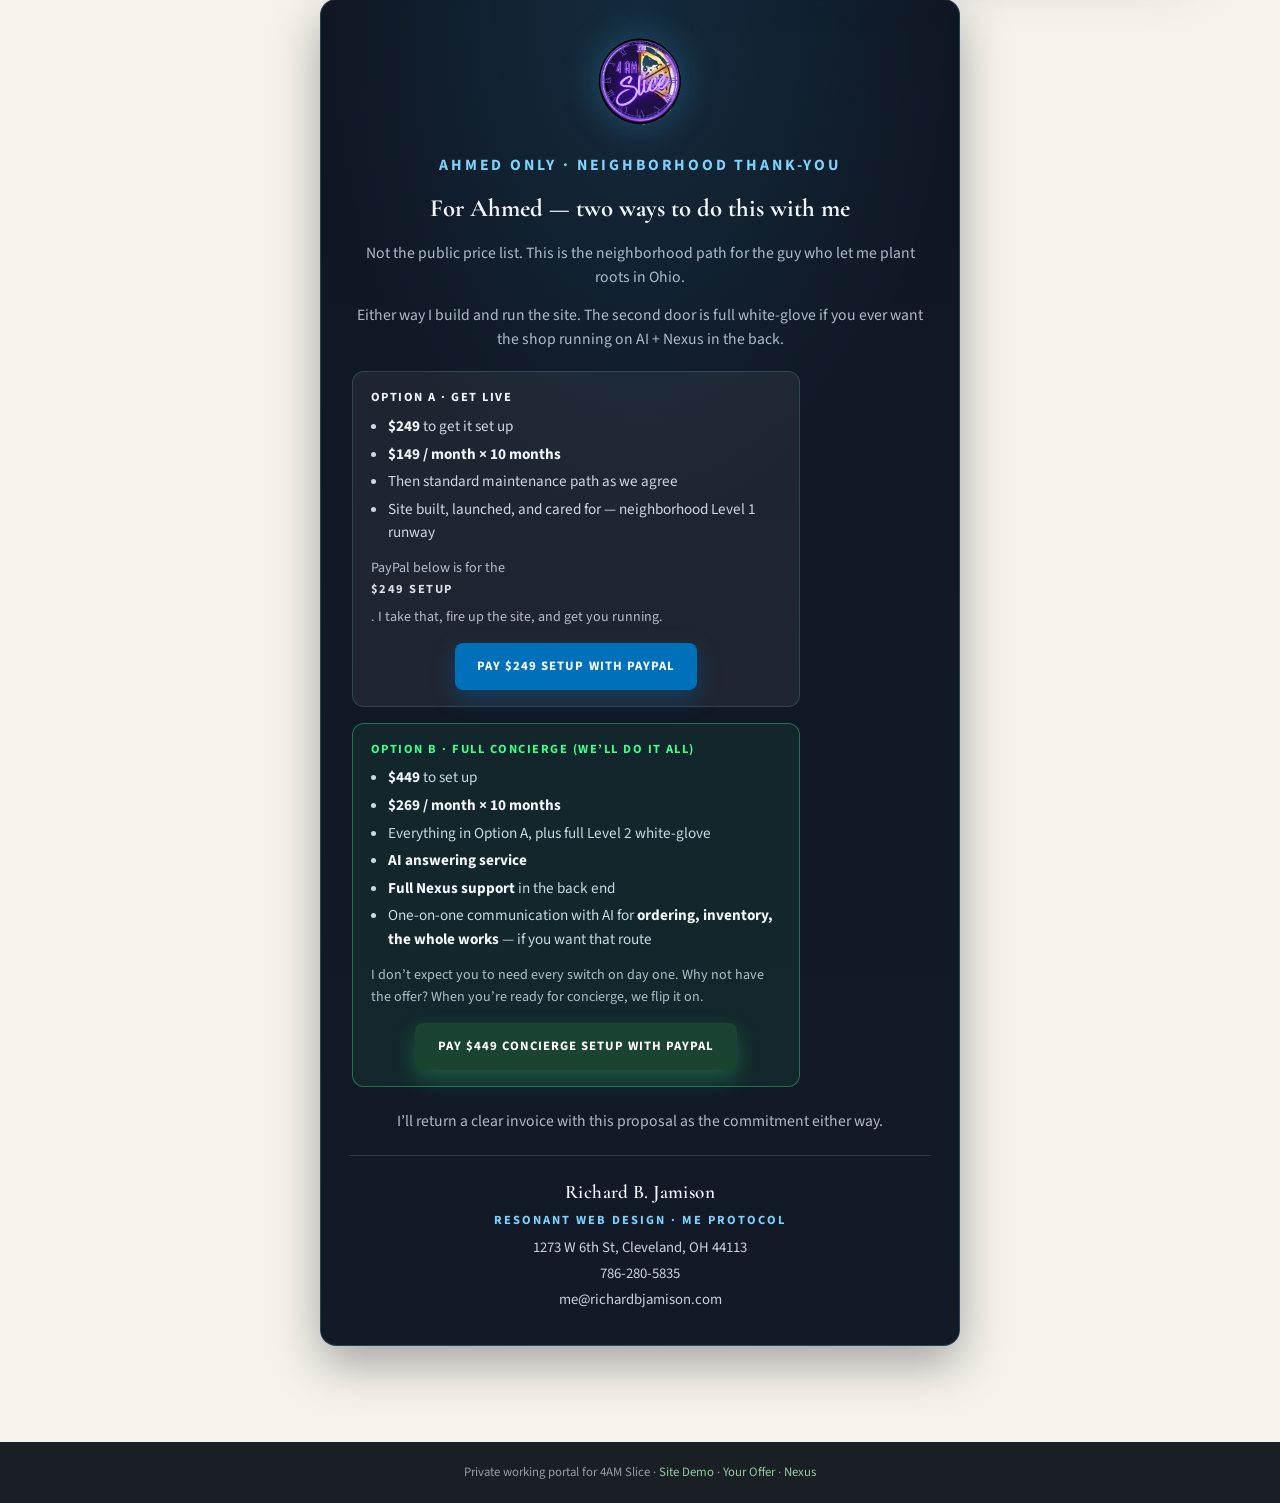
<file: offer.html>
<!DOCTYPE html>
<html lang="en-US">
<head>
  <base href="https://richardbjamison.github.io/4am-slice/" />
  <meta charset="utf-8" />
  <meta name="viewport" content="width=device-width, initial-scale=1" />
  <title>Your Offer — 4AM Slice | Richard B. Jamison</title>

<!-- Open Graph / social share (demo) -->
<meta property="og:type" content="website" />
<meta property="og:title" content="4AM Slice — Cleveland Late-Night Pizza" />
<meta property="og:description" content="NY-style slices, open late. Neighborhood demo site for 4AM Slice." />
<meta property="og:image" content="https://richardbjamison.github.io/4am-slice/assets/img/og-4am-slice.jpg" />
<meta property="og:image:secure_url" content="https://richardbjamison.github.io/4am-slice/assets/img/og-4am-slice.jpg" />
<meta property="og:image:width" content="1200" />
<meta property="og:image:height" content="630" />
<meta property="og:image:alt" content="4AM Slice mural — Cleveland icons and neon logo" />
<meta property="og:url" content="https://richardbjamison.github.io/4am-slice/offer.html" />
<meta name="twitter:card" content="summary_large_image" />
<meta name="twitter:title" content="4AM Slice — Cleveland Late-Night Pizza" />
<meta name="twitter:description" content="NY-style slices, open late. Neighborhood demo site for 4AM Slice." />
<meta name="twitter:image" content="https://richardbjamison.github.io/4am-slice/assets/img/og-4am-slice.jpg" />

  <meta name="robots" content="noindex, nofollow" />
  <meta name="description" content="Private working proposal for 4AM Slice: Level 1 Launch, Elite white-glove, and Ahmed’s neighborhood thank-you path." />
  <link rel="stylesheet" href="assets/offer.css" />
  <style>
    /* Two doors (FCR layout, minus the third column) */
    .doors.doors-two {
      grid-template-columns: 1fr 1fr;
      max-width: 1100px;
      margin-left: auto;
      margin-right: auto;
    }
    @media (max-width: 980px) {
      .doors.doors-two {
        grid-template-columns: 1fr;
        max-width: 520px;
      }
    }
    .doors.doors-two .door {
      transform: none;
    }
    .doors.doors-two .door:hover {
      transform: translateY(-6px);
    }
    /* 4AM brand accents on cream hero */
    .offer-logo img {
      height: 44px;
      width: auto;
      filter: none;
    }
    .offer-header { background: #1e2847; }
    .offer-nav a.your-offer-nav {
      color: #3DFF8A !important;
      font-weight: 900 !important;
      opacity: 1 !important;
    }
    .door-features {
      list-style: none;
      margin: 0 0 1.25rem;
      padding: 0;
    }
    .deposit-close .deposit-math {
      text-align: left;
      max-width: 28rem;
      margin: 0 auto 1.15rem;
      padding: 1rem 1.1rem;
      border-radius: 12px;
      background: rgba(255,255,255,0.06);
      border: 1px solid rgba(125, 211, 252, 0.18);
      font-size: 0.95rem;
      line-height: 1.55;
      color: rgba(219, 231, 245, 0.92);
    }
    .deposit-close .deposit-math strong {
      color: #f3f7fc;
      display: block;
      margin-bottom: 0.45rem;
      font-size: 0.78rem;
      letter-spacing: 0.12em;
      text-transform: uppercase;
    }
    .deposit-close .deposit-math li {
      margin: 0.25rem 0;
    }
    .deposit-close ul {
      margin: 0.35rem 0 0;
      padding-left: 1.1rem;
    }
  </style>

<style id="am-offer-mobile">
@media (max-width: 640px) {
  .offer-header-inner { padding: 0.65rem 0.85rem; flex-wrap: wrap; }
  .offer-logo img { height: 36px !important; }
  .intro-hero { padding: 2rem 1rem 1.75rem !important; }
  .display-xl { font-size: 1.85rem !important; line-height: 1.15 !important; }
  .offer-wrap-wide { padding: 1.5rem 0.85rem 3rem !important; }
  .doors.doors-two { gap: 1rem !important; margin-top: 1.25rem !important; }
  .door { padding: 1.35rem 1.15rem !important; }
  .door h2 { font-size: 1.45rem !important; }
  .door-num { font-size: 2.4rem !important; }
  .deposit-close { margin: 2rem 0.25rem 1rem !important; padding: 1.25rem 1rem 1.35rem !important; }
  .ahmed-two { max-width: 100% !important; }
  .btn-paypal { width: 100%; box-sizing: border-box; }
  .deposit-close .resonant-logo { width: min(220px, 85%) !important; }
  .offer-nav a { font-size: 12px !important; }
}
</style>

</head>
<body class="offer-body">
  <header class="offer-header">
    <div class="offer-header-inner">
      <a class="offer-logo" href="index.html" aria-label="4AM Slice home">
        <img src="assets/img/4am-slice-logo-wide.png" alt="4AM Slice" width="160" height="48" />
      </a>
      <button type="button" class="offer-nav-toggle" aria-expanded="false" aria-controls="offer-nav">Menu</button>
      <ul class="offer-nav" id="offer-nav">
        <li><a href="index.html">Site Demo</a></li>
        <li><a class="your-offer-nav" href="/4am-slice/offer.html" aria-current="page">Your Offer</a></li>
        <li><a class="nexus-nav-btn" href="/4am-slice/nexus/" target="_blank" rel="noopener">Nexus</a></li>
      </ul>
    </div>
  </header>

  <main class="offer-main">
    <section class="intro-hero">
      <div class="intro-hero-inner">
        <p class="eyebrow">A Private Working Proposal for 4AM Slice</p>
        <h1 class="display display-xl">Late-Night Pizza Deserves a Site That Never Clocks Out.</h1>
        <hr class="arch-line" style="border:0;border-top:1px solid rgba(28,31,36,0.12);margin:1.25rem 0 1.5rem;max-width:8rem;" />
        <p>You already have the product, the hours, and the neighborhood. The opportunity is a public presence that works as hard as the shop — clear offers, real photos, and a path that converts after midnight.</p>
        <p>These are two clean levels for most clients. Under them is Ahmed’s neighborhood path: $249 / $149 to get live, or $449 / $269 full concierge with AI + Nexus if he wants that route.</p>
        <p class="direction-line">Left is Launch + Care. Right is Elite white-glove. Bottom is Ahmed’s two options.</p>
      </div>
    </section>

    <div class="offer-wrap-wide">
      <div class="doors doors-two" role="list">
        <!-- LEFT: Level 1 -->
        <article class="door door-seo door-left" role="listitem">
          <p class="door-no">Level 1 · Launch + Care</p>
          <p class="door-num" aria-hidden="true">01</p>
          <h2>Storefront That Sells After Midnight</h2>
          <p class="door-support">Everything we used to split across Level 1 and Level 2 — one clean package.</p>
          <p class="door-copy">Custom 4AM-branded website, mobile-first layout, menu / hours / map / offer CTAs, SEO basics, hosting and care for the runway, content updates, and analytics so you see what the street is doing online.</p>
          <ul class="door-features">
            <li>Site design, build, and late-night conversion path</li>
            <li>SEO foundations + Google Business polish</li>
            <li>Hosting &amp; care for the 10-month plan</li>
            <li>Promo / photo / hours updates included</li>
            <li>Prior “Level 2 web stack” items rolled into this tier</li>
          </ul>
          <div class="door-price">
            <p class="amount">$599 setup<span>then $269 / month × 10 months</span></p>
            <p class="note">After the 10 months: $50 / year for maintenance. You keep the site assets we build.</p>
          </div>
          <div class="door-actions">
            <a class="btn btn-primary ot-convert" data-ot-convert="choose_tier" href="mailto:me@richardbjamison.com?subject=4AM%20Slice%20Level%201&body=Hey%20Richard%20%E2%80%94%20Level%201%20(%24599%20setup%20%2B%20%24269%20x%2010%2C%20then%20%2450%2Fyear).">Choose Level 1</a>
            <a class="btn btn-secondary" href="index.html">Open Site Demo →</a>
          </div>
        </article>

        <!-- RIGHT: Level 2 Elite -->
        <article class="door door-auto door-right" role="listitem">
          <p class="door-badge">White-Glove</p>
          <p class="door-no">Level 2 · Elite</p>
          <p class="door-num" aria-hidden="true">02</p>
          <h2>AI Concierge. We Run the Digital Shop With You.</h2>
          <p class="door-support">Everything in Level 1, plus hands-on growth — the full white-glove suite from our other listings.</p>
          <p class="door-copy">White-glove AI concierge, keyword runs, local SEO sprints, new articles and promo write-ups, priority support, and the Nexus admin panel — analytics, work log, and content queue in a GHL-style client room.</p>
          <ul class="door-features">
            <li>Everything in Level 1</li>
            <li>White-glove AI concierge</li>
            <li>Keyword runs &amp; local SEO sprints</li>
            <li>Articles / promos shipped with you</li>
            <li>Nexus control room (analytics · work · content)</li>
            <li>Priority support for late-night peaks</li>
          </ul>
          <div class="door-price">
            <p class="amount">$999 to begin<span>then $499 / month × 10 months</span></p>
            <p class="note">After the 10 months: $50 / month, then $50 / year to continue. White-glove, content, SEO, and Nexus included.</p>
          </div>
          <div class="door-actions">
            <a class="btn btn-primary ot-convert" data-ot-convert="choose_tier" href="mailto:me@richardbjamison.com?subject=4AM%20Slice%20Elite%20Level%202&body=Hey%20Richard%20%E2%80%94%20Elite%20Level%202%20(%24999%20%2B%20%24499%20x%2010%2C%20then%20%2450%2Fmo%20%E2%86%92%20%2450%2Fyear).">Choose Elite</a>
            <a class="btn btn-secondary" href="/4am-slice/nexus/" target="_blank" rel="noopener">Open Nexus →</a>
          </div>
        </article>
      </div>

      <!-- Bottom: Ahmed neighborhood + PayPal (FCR deposit-close pattern) -->
      <aside class="deposit-close" id="ahmed">
        <div class="deposit-brand">
          <img class="resonant-logo"
               src="assets/img/4am-slice-logo-wide.png"
               width="280"
               height="74"
               alt="4AM Slice" />
        </div>
        <p class="eyebrow" style="color:#7dd3fc;margin:0 0 0.65rem;">Ahmed only · Neighborhood thank-you</p>
        <h2>For Ahmed — two ways to do this with me</h2>
        <p>Not the public price list. This is the neighborhood path for the guy who let me plant roots in Ohio.</p>
        <p>Either way I build and run the site. The second door is full white-glove if you ever want the shop running on AI + Nexus in the back.</p>

        <div class="ahmed-two" style="display:grid;gap:1rem;margin:1.25rem auto 1.35rem;max-width:36rem;text-align:left;">
          <div class="deposit-math" style="margin:0;">
            <strong>Option A · Get live</strong>
            <ul>
              <li><strong style="display:inline;letter-spacing:0;text-transform:none;font-size:inherit;color:#f3f7fc;">$249</strong> to get it set up</li>
              <li><strong style="display:inline;letter-spacing:0;text-transform:none;font-size:inherit;color:#f3f7fc;">$149 / month × 10 months</strong></li>
              <li>Then standard maintenance path as we agree</li>
              <li>Site built, launched, and cared for — neighborhood Level 1 runway</li>
            </ul>
            <p style="margin:0.85rem 0 0;font-size:0.88rem;opacity:0.85;">PayPal below is for the <strong style="color:#fff;">$249 setup</strong>. I take that, fire up the site, and get you running.</p>
            <div style="margin-top:0.9rem;text-align:center;">
              <a class="btn-paypal is-live ot-convert" data-ot-convert="paypal_setup" data-ot-cta="paypal"
                 href="https://www.paypal.com/cgi-bin/webscr?cmd=_xclick&amp;business=me%40richardbjamison.com&amp;item_name=4AM%20Slice%20Neighborhood%20Setup%20%28Ahmed%29&amp;amount=249.00&amp;currency_code=USD"
                 data-paypal-url="https://www.paypal.com/cgi-bin/webscr?cmd=_xclick&amp;business=me%40richardbjamison.com&amp;item_name=4AM%20Slice%20Neighborhood%20Setup%20%28Ahmed%29&amp;amount=249.00&amp;currency_code=USD"
                 target="_blank"
                 rel="noopener noreferrer">Pay $249 Setup with PayPal</a>
            </div>
          </div>

          <div class="deposit-math" style="margin:0;border-color:rgba(61,255,138,0.35);background:rgba(61,255,138,0.06);">
            <strong style="color:#3DFF8A;">Option B · Full concierge (we’ll do it all)</strong>
            <ul>
              <li><strong style="display:inline;letter-spacing:0;text-transform:none;font-size:inherit;color:#f3f7fc;">$449</strong> to set up</li>
              <li><strong style="display:inline;letter-spacing:0;text-transform:none;font-size:inherit;color:#f3f7fc;">$269 / month × 10 months</strong></li>
              <li>Everything in Option A, plus full Level 2 white-glove</li>
              <li><strong style="display:inline;letter-spacing:0;text-transform:none;font-size:inherit;color:#f3f7fc;">AI answering service</strong></li>
              <li><strong style="display:inline;letter-spacing:0;text-transform:none;font-size:inherit;color:#f3f7fc;">Full Nexus support</strong> in the back end</li>
              <li>One-on-one communication with AI for <strong style="display:inline;letter-spacing:0;text-transform:none;font-size:inherit;color:#f3f7fc;">ordering, inventory, the whole works</strong> — if you want that route</li>
            </ul>
            <p style="margin:0.85rem 0 0;font-size:0.88rem;opacity:0.85;">I don’t expect you to need every switch on day one. Why not have the offer? When you’re ready for concierge, we flip it on.</p>
            <div style="margin-top:0.9rem;text-align:center;">
              <a class="btn-paypal is-live ot-convert" data-ot-convert="paypal_setup" data-ot-cta="paypal"
                 style="background:#1B4332;box-shadow:0 8px 22px rgba(61,255,138,0.25);"
                 href="https://www.paypal.com/cgi-bin/webscr?cmd=_xclick&amp;business=me%40richardbjamison.com&amp;item_name=4AM%20Slice%20Concierge%20Setup%20%28Ahmed%29&amp;amount=449.00&amp;currency_code=USD"
                 target="_blank"
                 rel="noopener noreferrer">Pay $449 Concierge Setup with PayPal</a>
            </div>
          </div>
        </div>

        <p>I’ll return a clear invoice with this proposal as the commitment either way.</p>
        <address class="deposit-contact">
          <p class="deposit-name">Richard B. Jamison</p>
          <p class="deposit-firm">Resonant Web Design · Me Protocol</p>
          <p><a href="https://maps.google.com/?q=1273+W+6th+St+Cleveland+OH+44113">1273 W 6th St, Cleveland, OH 44113</a></p>
          <p><a href="tel:+17862805835">786-280-5835</a></p>
          <p><a href="mailto:me@richardbjamison.com">me@richardbjamison.com</a></p>
        </address>
      </aside>
    </div>
  </main>

  <footer class="offer-footer">
    Private working portal for 4AM Slice ·
    <a href="index.html">Site Demo</a> ·
    <a href="/4am-slice/offer.html">Your Offer</a> ·
    <a href="/4am-slice/nexus/">Nexus</a>
  </footer>

  <script>
    (function () {
      var btn = document.querySelector('.offer-nav-toggle');
      var nav = document.getElementById('offer-nav');
      if (!btn || !nav) return;
      btn.addEventListener('click', function () {
        var open = nav.classList.toggle('is-open');
        btn.setAttribute('aria-expanded', open ? 'true' : 'false');
      });
    })();
  </script>

<script>
  window.OFFER_TRACKER = {
    siteId: "4am-slice",
    ga4Id: "",
    endpoint: "https://opensourcebarware.com/api/nexus-collect",
    clarityId: "",
    debug: false
  };
</script>
<script src="https://opensourcebarware.com/osb-offer-tracker.js?v=20260731-4am" defer></script>

</body>
</html>
</file>
<file: assets/offer.css>
/* Resonant × Faber — Three Doors offer system */
@import url('https://fonts.googleapis.com/css2?family=Source+Sans+3:wght@300;400;600;700&family=Cormorant+Garamond:wght@500;600;700&display=swap');

:root {
  --pastel-green: #8FCB9B;
  --pastel-green-deep: #5FA87A;
  --pastel-green-soft: rgba(143, 203, 155, 0.18);
  --pastel-green-ink: #1E3D2A;
  --faber-navy: #1A2744;
  --faber-navy-mid: #243B55;
  --faber-slate: #2C3E50;
  --seo-green: #1B4332;
  --seo-green-mid: #2D6A4F;
  --cream: #F7F3EB;
  --cream-card: #FBF8F2;
  --charcoal: #1C1F24;
  --muted: #5A6474;
  --line: rgba(28, 31, 36, 0.1);
  --white: #ffffff;
  --gold: #C9A66B;
  --font: 'Source Sans 3', 'Source Sans Pro', Helvetica, Arial, sans-serif;
  --display: 'Cormorant Garamond', Georgia, serif;
  --radius: 14px;
  --shadow: 0 18px 50px rgba(16, 24, 40, 0.12);
  --shadow-soft: 0 8px 28px rgba(16, 24, 40, 0.08);
}

*, *::before, *::after { box-sizing: border-box; }
html { scroll-behavior: smooth; }
body.offer-body {
  margin: 0;
  font-family: var(--font);
  color: var(--charcoal);
  background: #0f1419;
  line-height: 1.65;
  -webkit-font-smoothing: antialiased;
}

img { max-width: 100%; height: auto; display: block; }
a { color: inherit; }

/* —— Faber-matching top bar —— */
.offer-header {
  position: sticky;
  top: 0;
  z-index: 100;
  background: #2c3e50;
  border-bottom: 1px solid rgba(255,255,255,0.08);
}
.offer-header-inner {
  max-width: 1180px;
  margin: 0 auto;
  padding: 0.85rem 1.5rem;
  display: flex;
  align-items: center;
  justify-content: space-between;
  gap: 1.25rem;
}
.offer-logo {
  display: flex;
  align-items: center;
  text-decoration: none;
}
.offer-logo img {
  height: 52px;
  width: auto;
}
.offer-nav {
  display: flex;
  flex-wrap: wrap;
  align-items: center;
  gap: 0.15rem 1.1rem;
  list-style: none;
  margin: 0;
  padding: 0;
}
.offer-nav a {
  font-size: 13px;
  font-weight: 600;
  letter-spacing: 0.06em;
  text-transform: uppercase;
  text-decoration: none;
  color: #fff;
  opacity: 0.92;
  transition: opacity 0.2s, color 0.2s;
}
.offer-nav a:hover { opacity: 1; color: #fff; }
.offer-nav a:focus-visible {
  outline: 2px solid var(--pastel-green);
  outline-offset: 4px;
}

/* NEXUS — large, bright green CTA to the right of Resonant Design Offer */
.nexus-nav-btn {
  display: inline-block !important;
  background: #3DFF8A !important;
  color: #04351C !important;
  padding: 0.55rem 1.15rem !important;
  border-radius: 999px !important;
  font-size: 16px !important;
  font-weight: 900 !important;
  letter-spacing: 0.1em !important;
  text-transform: none !important;
  line-height: 1.2 !important;
  box-shadow: 0 0 0 2px rgba(4, 53, 28, 0.12), 0 0 22px rgba(61, 255, 138, 0.75);
  transition: background 0.2s, transform 0.2s, box-shadow 0.2s !important;
  opacity: 1 !important;
}
.nexus-nav-btn:hover {
  background: #6BFFA8 !important;
  color: #04351C !important;
  transform: translateY(-1px) scale(1.03);
  box-shadow: 0 8px 24px rgba(61, 255, 138, 0.65);
  opacity: 1 !important;
}
.nexus-nav-btn:focus-visible {
  outline: 2px solid #fff;
  outline-offset: 3px;
}

/* Mobile nav */
.offer-nav-toggle {
  display: none;
  background: transparent;
  border: 1px solid rgba(255,255,255,0.3);
  color: #fff;
  padding: 0.4rem 0.7rem;
  border-radius: 6px;
  font-size: 12px;
  font-weight: 600;
  letter-spacing: 0.06em;
  text-transform: uppercase;
  cursor: pointer;
}
@media (max-width: 900px) {
  .offer-nav-toggle { display: block; }
  .offer-nav {
    display: none;
    position: absolute;
    left: 0; right: 0; top: 100%;
    background: #243342;
    flex-direction: column;
    align-items: flex-start;
    padding: 1rem 1.5rem 1.25rem;
    gap: 0.85rem;
  }
  .offer-nav.is-open { display: flex; }
}

/* —— Page shell —— */
.offer-main { background: var(--cream); min-height: 70vh; }
.offer-wrap {
  max-width: 1180px;
  margin: 0 auto;
  padding: 3.5rem 1.5rem 5rem;
}
.offer-wrap-wide {
  max-width: 1280px;
  margin: 0 auto;
  padding: 3.5rem 1.5rem 5rem;
}

.eyebrow {
  font-size: 0.72rem;
  font-weight: 700;
  letter-spacing: 0.18em;
  text-transform: uppercase;
  color: var(--pastel-green-deep);
  margin: 0 0 1rem;
}
.display {
  font-family: var(--display);
  font-weight: 600;
  line-height: 1.12;
  letter-spacing: -0.01em;
  color: var(--charcoal);
  margin: 0 0 1.25rem;
}
.display-xl { font-size: clamp(2.4rem, 5vw, 3.75rem); }
.display-lg { font-size: clamp(2rem, 4vw, 3rem); }
.lead {
  font-size: 1.08rem;
  color: var(--muted);
  max-width: 42rem;
  margin: 0 0 1rem;
}
.lead strong { color: var(--charcoal); font-weight: 600; }
.direction-line {
  margin: 1.75rem 0 0;
  padding-top: 1.25rem;
  border-top: 1px solid var(--line);
  font-size: 0.95rem;
  font-style: italic;
  color: var(--faber-slate);
  max-width: 36rem;
}

/* Intro hero */
.intro-hero {
  position: relative;
  padding: 4.5rem 1.5rem 3.5rem;
  background:
    radial-gradient(ellipse 80% 60% at 10% 0%, rgba(143, 203, 155, 0.18), transparent 55%),
    radial-gradient(ellipse 50% 40% at 90% 20%, rgba(36, 59, 85, 0.08), transparent 50%),
    var(--cream);
  overflow: hidden;
}
.intro-hero::before {
  content: '';
  position: absolute;
  inset: 0;
  background-image:
    linear-gradient(rgba(28,31,36,0.03) 1px, transparent 1px),
    linear-gradient(90deg, rgba(28,31,36,0.03) 1px, transparent 1px);
  background-size: 48px 48px;
  mask-image: linear-gradient(to bottom, black 40%, transparent 100%);
  pointer-events: none;
}
.intro-hero-inner {
  position: relative;
  max-width: 760px;
  margin: 0 auto;
}
.intro-hero p { margin: 0 0 1rem; color: var(--muted); font-size: 1.05rem; }
.intro-hero p:last-of-type { margin-bottom: 0; }

/* Three doors grid */
.doors {
  display: grid;
  /* Left Door 2 · Center Door 1 (featured) · Right Door 3 */
  grid-template-columns: 1fr 1.12fr 1fr;
  gap: 1.35rem;
  align-items: stretch;
  margin: 2.5rem 0 0;
}
@media (max-width: 980px) {
  .doors {
    grid-template-columns: 1fr;
    max-width: 520px;
    margin-left: auto;
    margin-right: auto;
  }
  /* mobile: featured Door 2 first, then Door 1, then Door 3 */
  .door-left { order: 1; transform: none !important; }
  .door-center { order: 2; }
  .door-right { order: 3; }
}

.door {
  position: relative;
  border-radius: var(--radius);
  padding: 1.85rem 1.65rem 1.75rem;
  box-shadow: var(--shadow-soft);
  display: flex;
  flex-direction: column;
  min-height: 100%;
  transition: transform 0.35s cubic-bezier(0.16,1,0.3,1), box-shadow 0.35s;
  border: 1px solid transparent;
  outline: none;
}
.door:hover {
  transform: translateY(-6px);
  box-shadow: var(--shadow);
}
.door:focus-within {
  box-shadow: var(--shadow), 0 0 0 3px rgba(143, 203, 155, 0.45);
}
/* Door No. 1 (left) is featured / larger — primary project */
.door-featured,
.door-left.door-featured {
  transform: scale(1.06);
  z-index: 2;
  padding-top: 2.15rem;
  padding-bottom: 2rem;
}
@media (min-width: 981px) {
  .door-featured:hover,
  .door-left.door-featured:hover { transform: scale(1.06) translateY(-6px); }
}

.door-badge {
  position: absolute;
  top: 1rem;
  right: 1rem;
  font-size: 0.62rem;
  font-weight: 700;
  letter-spacing: 0.12em;
  text-transform: uppercase;
  padding: 0.35rem 0.55rem;
  border-radius: 999px;
  background: rgba(255,255,255,0.14);
  color: #fff;
}
.door-no {
  font-size: 0.68rem;
  font-weight: 700;
  letter-spacing: 0.16em;
  text-transform: uppercase;
  margin: 0 0 0.65rem;
  opacity: 0.75;
}
.door-num {
  font-family: var(--display);
  font-size: 3.25rem;
  font-weight: 600;
  line-height: 1;
  margin: 0 0 0.5rem;
  opacity: 0.2;
}
.door h2 {
  font-family: var(--display);
  font-size: 1.85rem;
  font-weight: 600;
  margin: 0 0 0.4rem;
  line-height: 1.15;
}
.door-support {
  font-size: 0.95rem;
  font-weight: 600;
  margin: 0 0 1rem;
  opacity: 0.9;
}
.door-copy {
  font-size: 0.94rem;
  margin: 0 0 1.15rem;
  opacity: 0.92;
  flex: 0 0 auto;
}
.door-features {
  list-style: none;
  margin: 0 0 1.25rem;
  padding: 0;
  font-size: 0.86rem;
}
.door-features li {
  position: relative;
  padding: 0.28rem 0 0.28rem 1.1rem;
  opacity: 0.9;
}
.door-features li::before {
  content: '';
  position: absolute;
  left: 0;
  top: 0.7em;
  width: 6px;
  height: 6px;
  border-radius: 50%;
  background: currentColor;
  opacity: 0.45;
}
.door-price {
  margin: auto 0 1.15rem;
  padding-top: 1rem;
  border-top: 1px solid rgba(255,255,255,0.12);
}
.door-price .amount {
  font-family: var(--display);
  font-size: 1.75rem;
  font-weight: 600;
  line-height: 1.2;
  margin: 0;
}
.door-price .amount span {
  font-family: var(--font);
  font-size: 0.85rem;
  font-weight: 600;
  opacity: 0.75;
  display: block;
  margin-top: 0.15rem;
}
.door-price .note {
  font-size: 0.8rem;
  margin: 0.55rem 0 0;
  opacity: 0.78;
  line-height: 1.45;
}
.door-actions {
  display: flex;
  flex-direction: column;
  gap: 0.55rem;
  margin-top: auto;
}
.door-close {
  margin: 1rem 0 0;
  font-size: 0.82rem;
  font-style: italic;
  opacity: 0.78;
  line-height: 1.45;
}

/* Card themes */
.door-seo {
  background: linear-gradient(165deg, #1B4332 0%, #245C40 55%, #1A3A2C 100%);
  color: #F2FBF5;
}
.door-seo .door-price { border-color: rgba(143, 203, 155, 0.25); }
.door-seo .btn-primary {
  background: var(--pastel-green);
  color: var(--pastel-green-ink);
}
.door-seo .btn-primary:hover { background: #a3dbb0; }
.door-seo .btn-secondary {
  border-color: rgba(143, 203, 155, 0.45);
  color: #E8F8ED;
}

.door-auto {
  background: linear-gradient(165deg, #152238 0%, #1E3352 50%, #16263C 100%);
  color: #F0F4FA;
  border: 1px solid rgba(143, 203, 155, 0.25);
  box-shadow: 0 22px 60px rgba(21, 34, 56, 0.35);
}
.door-auto .door-badge {
  background: var(--pastel-green);
  color: var(--pastel-green-ink);
}
.door-auto .status-panel {
  background: rgba(255,255,255,0.06);
  border: 1px solid rgba(255,255,255,0.1);
  border-radius: 10px;
  padding: 0.9rem 1rem;
  margin: 0 0 1.15rem;
  font-size: 0.84rem;
}
.door-auto .status-panel strong {
  display: block;
  font-size: 0.68rem;
  letter-spacing: 0.14em;
  margin-bottom: 0.55rem;
  color: var(--pastel-green);
}
.door-auto .btn-primary {
  background: var(--pastel-green);
  color: var(--pastel-green-ink);
  border: none;
  cursor: pointer;
}
.door-auto .btn-primary:hover { background: #9fd9ab; }

.door-web {
  background: linear-gradient(165deg, #FBF8F2 0%, #F0EBE1 100%);
  color: var(--charcoal);
  border: 1px solid rgba(44, 62, 80, 0.08);
}
.door-web .door-no { color: var(--gold); opacity: 1; }
.door-web .door-num { color: var(--faber-slate); }
.door-web .door-support { color: var(--faber-slate); }
.door-web .door-copy, .door-web .door-close { color: var(--muted); font-style: normal; }
.door-web .door-close { font-style: italic; }
.door-web .door-price { border-color: rgba(44, 62, 80, 0.12); }
.door-web .btn-primary {
  background: var(--faber-slate);
  color: #fff;
}
.door-web .btn-primary:hover { background: #1a2744; }
.door-web .btn-secondary {
  border-color: rgba(44, 62, 80, 0.25);
  color: var(--faber-slate);
}

/* Buttons */
.btn {
  display: inline-flex;
  align-items: center;
  justify-content: center;
  text-align: center;
  text-decoration: none;
  font-family: var(--font);
  font-size: 0.78rem;
  font-weight: 700;
  letter-spacing: 0.1em;
  text-transform: uppercase;
  padding: 0.85rem 1rem;
  border-radius: 8px;
  border: none;
  cursor: pointer;
  transition: background 0.2s, transform 0.2s, opacity 0.2s, border-color 0.2s;
}
.btn:hover { transform: translateY(-1px); }
.btn:focus-visible {
  outline: 2px solid var(--pastel-green);
  outline-offset: 3px;
}
.btn-primary { width: 100%; }
.btn-secondary {
  width: 100%;
  background: transparent;
  border: 1px solid currentColor;
}
.btn-secondary.is-disabled,
.btn.is-disabled {
  opacity: 0.55;
  cursor: not-allowed;
  pointer-events: none;
  transform: none !important;
}
.btn-ghost {
  background: transparent;
  border: 1px solid var(--line);
  color: var(--charcoal);
}
.btn-ghost:hover { border-color: var(--faber-slate); }

/* Reports */
.reports {
  margin-top: 4rem;
  padding-top: 3rem;
  border-top: 1px solid var(--line);
}
.reports-grid {
  display: grid;
  grid-template-columns: repeat(3, 1fr);
  gap: 1.1rem;
  margin-top: 1.75rem;
}
@media (max-width: 800px) {
  .reports-grid { grid-template-columns: 1fr; }
}
.report-card {
  background: #fff;
  border: 1px solid var(--line);
  border-radius: var(--radius);
  padding: 1.35rem 1.25rem;
  box-shadow: var(--shadow-soft);
}
.report-card h3 {
  font-family: var(--display);
  font-size: 1.35rem;
  margin: 0 0 0.5rem;
}
.report-card p {
  font-size: 0.9rem;
  color: var(--muted);
  margin: 0 0 1rem;
}
.report-card .btn { width: 100%; font-size: 0.72rem; }

/* Proposal pages */
.prop-hero {
  background:
    radial-gradient(ellipse 70% 50% at 0% 0%, rgba(143, 203, 155, 0.15), transparent 50%),
    var(--cream);
  padding: 3.5rem 1.5rem 2.5rem;
  border-bottom: 1px solid var(--line);
}
.prop-hero-inner { max-width: 820px; margin: 0 auto; }
.prop-invest {
  display: inline-flex;
  flex-wrap: wrap;
  gap: 0.75rem 1.5rem;
  align-items: center;
  margin: 1.5rem 0 1.25rem;
  padding: 1rem 1.25rem;
  background: #fff;
  border: 1px solid var(--line);
  border-radius: 10px;
  box-shadow: var(--shadow-soft);
}
.prop-invest .price {
  font-family: var(--display);
  font-size: 1.85rem;
  font-weight: 600;
  margin: 0;
  color: var(--charcoal);
}
.prop-invest .meta {
  font-size: 0.9rem;
  color: var(--muted);
  margin: 0;
}
.prop-section {
  max-width: 820px;
  margin: 0 auto;
  padding: 2.5rem 1.5rem 0;
}
.prop-section h2 {
  font-family: var(--display);
  font-size: 1.85rem;
  margin: 0 0 1rem;
  color: var(--charcoal);
}
.prop-section h3 {
  font-size: 1.05rem;
  font-weight: 700;
  margin: 1.5rem 0 0.5rem;
  color: var(--faber-slate);
}
.prop-section p, .prop-section li {
  color: var(--muted);
  font-size: 1rem;
}
.prop-section ul, .prop-section ol {
  padding-left: 1.2rem;
  margin: 0.5rem 0 1rem;
}
.prop-section li { margin: 0.35rem 0; }
.prop-section .check-list {
  list-style: none;
  padding: 0;
}
.prop-section .check-list li {
  position: relative;
  padding-left: 1.35rem;
}
.prop-section .check-list li::before {
  content: '✓';
  position: absolute;
  left: 0;
  color: var(--pastel-green-deep);
  font-weight: 700;
}
.prop-cta-bar {
  max-width: 820px;
  margin: 2.5rem auto 0;
  padding: 1.5rem;
  display: flex;
  flex-wrap: wrap;
  gap: 0.75rem;
}
.prop-cta-bar .btn { min-width: 200px; }
.prop-footer-space { height: 4rem; }

/* SEO specific accent */
.prop-seo .eyebrow { color: var(--seo-green-mid); }
.prop-seo .prop-invest { border-color: rgba(45, 106, 79, 0.2); }
.prop-seo .btn-primary {
  background: var(--seo-green);
  color: #fff;
}

/* Automation / OS proposal */
.prop-auto .eyebrow { color: #8FA8C9; }
.prop-auto-hero {
  background:
    radial-gradient(ellipse 70% 55% at 15% 0%, rgba(143, 203, 155, 0.12), transparent 50%),
    radial-gradient(ellipse 50% 40% at 90% 30%, rgba(36, 59, 85, 0.35), transparent 55%),
    linear-gradient(180deg, #121A28 0%, #1A2744 45%, #152238 100%);
  color: #E8EEF7;
  padding: 3.75rem 1.5rem 3rem;
  border-bottom: 1px solid rgba(255,255,255,0.08);
}
.prop-auto-hero .display { color: #F4F7FC; }
.prop-auto-hero .lead { color: rgba(232, 238, 247, 0.78); max-width: 48rem; }
.prop-auto-hero .eyebrow { color: var(--pastel-green); }
.prop-auto-hero .arch-line { background: var(--pastel-green); }
.prop-auto-hero .prop-invest {
  background: rgba(255,255,255,0.06);
  border-color: rgba(143, 203, 155, 0.25);
  color: #E8EEF7;
}
.prop-auto-hero .prop-invest .price { color: #fff; }
.prop-auto-hero .prop-invest .meta { color: rgba(232, 238, 247, 0.7); }

.pipeline-strip {
  display: flex;
  flex-wrap: wrap;
  gap: 0.4rem;
  margin: 1rem 0 1.5rem;
}
.pipeline-strip span {
  font-size: 0.72rem;
  font-weight: 600;
  letter-spacing: 0.04em;
  text-transform: uppercase;
  padding: 0.4rem 0.55rem;
  border-radius: 6px;
  background: rgba(26, 39, 68, 0.08);
  border: 1px solid var(--line);
  color: var(--faber-slate);
}

.week-grid {
  display: grid;
  grid-template-columns: repeat(2, 1fr);
  gap: 1rem;
  margin: 1.25rem 0 1.5rem;
}
@media (max-width: 720px) {
  .week-grid { grid-template-columns: 1fr; }
}
.week-card {
  background: #fff;
  border: 1px solid var(--line);
  border-radius: 12px;
  padding: 1.15rem 1.2rem;
  box-shadow: var(--shadow-soft);
}
.week-card h3 {
  margin: 0 0 0.45rem;
  font-size: 1rem;
  color: var(--faber-navy);
}
.week-card .week-tag {
  font-size: 0.68rem;
  font-weight: 700;
  letter-spacing: 0.12em;
  text-transform: uppercase;
  color: var(--pastel-green-deep);
  margin: 0 0 0.35rem;
}
.week-card p { margin: 0 0 0.5rem; font-size: 0.92rem; color: var(--muted); }
.week-card .deliverable {
  font-size: 0.86rem;
  font-weight: 600;
  color: var(--charcoal);
  margin: 0.65rem 0 0;
  padding-top: 0.65rem;
  border-top: 1px solid var(--line);
}

.invest-table {
  width: 100%;
  border-collapse: collapse;
  margin: 1rem 0 1.5rem;
  font-size: 0.95rem;
  background: #fff;
  border-radius: 12px;
  overflow: hidden;
  box-shadow: var(--shadow-soft);
}
.invest-table th,
.invest-table td {
  text-align: left;
  padding: 0.85rem 1rem;
  border-bottom: 1px solid var(--line);
}
.invest-table th {
  background: var(--faber-navy);
  color: #fff;
  font-size: 0.78rem;
  letter-spacing: 0.08em;
  text-transform: uppercase;
}
.invest-table tr:last-child td { border-bottom: none; font-weight: 700; }
.invest-table td:last-child { text-align: right; white-space: nowrap; }

.cta-stack {
  max-width: 820px;
  margin: 2rem auto 0;
  padding: 0 1.5rem 1rem;
  display: grid;
  gap: 1rem;
}
.cta-block {
  background: #fff;
  border: 1px solid var(--line);
  border-radius: 12px;
  padding: 1.25rem 1.35rem;
  box-shadow: var(--shadow-soft);
}
.cta-block.primary {
  background: linear-gradient(165deg, #152238 0%, #1E3352 100%);
  border-color: rgba(143, 203, 155, 0.3);
  color: #E8EEF7;
}
.cta-block.primary .btn-primary {
  background: var(--pastel-green);
  color: var(--pastel-green-ink);
}
.cta-block.primary p { color: rgba(232, 238, 247, 0.78); }
.cta-block h3 {
  font-family: var(--display);
  font-size: 1.45rem;
  margin: 0 0 0.35rem;
}
.cta-block p { margin: 0 0 0.85rem; font-size: 0.92rem; color: var(--muted); }
.cta-block .btn { width: 100%; max-width: 420px; }

.doors-nav-panel {
  max-width: 1180px;
  margin: 3rem auto 0;
  padding: 2.25rem 1.5rem 3rem;
  background: #0f1419;
  color: #E8EEF7;
}
.doors-nav-panel h2 {
  font-family: var(--display);
  font-size: clamp(1.6rem, 3vw, 2.2rem);
  margin: 0 0 1.25rem;
  text-align: center;
  color: #fff;
}
.doors-nav-grid {
  display: grid;
  grid-template-columns: repeat(3, 1fr);
  gap: 0.85rem;
  margin-bottom: 1.25rem;
}
@media (max-width: 800px) {
  .doors-nav-grid { grid-template-columns: 1fr; }
}
.doors-nav-grid a {
  display: block;
  text-decoration: none;
  padding: 1.1rem 1rem;
  border-radius: 12px;
  border: 1px solid rgba(255,255,255,0.1);
  background: rgba(255,255,255,0.04);
  color: #E8EEF7;
  transition: transform 0.2s, border-color 0.2s, background 0.2s;
}
.doors-nav-grid a:hover {
  transform: translateY(-2px);
  border-color: rgba(143, 203, 155, 0.4);
}
.doors-nav-grid a.is-primary {
  background: linear-gradient(165deg, #1E3352, #152238);
  border-color: rgba(143, 203, 155, 0.45);
  box-shadow: 0 12px 30px rgba(0,0,0,0.25);
}
.doors-nav-grid .dn-label {
  font-size: 0.68rem;
  font-weight: 700;
  letter-spacing: 0.12em;
  text-transform: uppercase;
  color: var(--pastel-green);
  margin: 0 0 0.35rem;
}
.doors-nav-grid .dn-title {
  font-family: var(--display);
  font-size: 1.25rem;
  margin: 0;
  color: #fff;
}
.doors-nav-panel .btn-wrap {
  text-align: center;
}
.doors-nav-panel .btn-primary {
  background: var(--pastel-green);
  color: var(--pastel-green-ink);
  min-width: 260px;
}

.note-box {
  background: rgba(143, 203, 155, 0.1);
  border-left: 3px solid var(--pastel-green-deep);
  padding: 0.85rem 1rem;
  margin: 1rem 0 1.5rem;
  font-size: 0.92rem;
  color: var(--faber-slate);
}

.two-col {
  display: grid;
  grid-template-columns: 1fr 1fr;
  gap: 1.25rem;
  margin: 1rem 0;
}
@media (max-width: 720px) {
  .two-col { grid-template-columns: 1fr; }
}
.soft-card {
  background: #fff;
  border: 1px solid var(--line);
  border-radius: 12px;
  padding: 1.1rem 1.15rem;
}
.soft-card h3 { margin-top: 0; }

.approval-form {
  display: grid;
  gap: 0.75rem;
  margin-top: 0.75rem;
}
.approval-form label {
  font-size: 0.78rem;
  font-weight: 700;
  letter-spacing: 0.06em;
  text-transform: uppercase;
  color: rgba(232, 238, 247, 0.7);
}
.approval-form input,
.approval-form textarea {
  width: 100%;
  padding: 0.75rem 0.85rem;
  border-radius: 8px;
  border: 1px solid rgba(255,255,255,0.18);
  background: rgba(0,0,0,0.2);
  color: #fff;
  font-family: var(--font);
  font-size: 1rem;
}
.approval-form input::placeholder,
.approval-form textarea::placeholder { color: rgba(255,255,255,0.4); }
.approval-form textarea { min-height: 90px; resize: vertical; }
.approval-note {
  font-size: 0.8rem;
  color: rgba(232, 238, 247, 0.55);
  margin: 0.35rem 0 0;
}

/* Footer strip */
.offer-footer {
  background: #1a1f26;
  color: rgba(255,255,255,0.55);
  text-align: center;
  padding: 1.25rem;
  font-size: 0.8rem;
}
.offer-footer a { color: var(--pastel-green); text-decoration: none; }

/* Final mint invitation — personal proposal from Richard */
.mint-invite {
  max-width: 760px;
  margin: 4rem auto 3rem;
  padding: 2.5rem 2.35rem 2.35rem;
  background: linear-gradient(165deg, #E8F6EC 0%, #D4EFDF 48%, #C8EBD6 100%);
  border: 1px solid rgba(45, 106, 79, 0.18);
  border-radius: 18px;
  box-shadow: 0 16px 40px rgba(27, 67, 50, 0.08);
  text-align: left;
}
.mint-invite .mint-label {
  font-size: 0.7rem;
  font-weight: 700;
  letter-spacing: 0.16em;
  text-transform: uppercase;
  color: #1B4332;
  margin: 0 0 0.85rem;
  opacity: 0.85;
}
.mint-invite h2 {
  font-family: var(--display);
  font-size: clamp(1.85rem, 3.5vw, 2.45rem);
  line-height: 1.15;
  color: #14281C;
  margin: 0 0 1.15rem;
  font-weight: 600;
}
.mint-invite p {
  margin: 0 0 0.9rem;
  font-size: 1.05rem;
  line-height: 1.65;
  color: #1E3D2A;
}
.mint-invite .mint-offer {
  margin: 1.35rem 0 1.5rem;
  padding: 1rem 1.15rem;
  background: rgba(255, 255, 255, 0.55);
  border-left: 3px solid #2D6A4F;
  border-radius: 0 10px 10px 0;
  font-size: 1.05rem;
  font-weight: 600;
  color: #14281C;
  line-height: 1.45;
}
.mint-invite .btn-mint {
  display: inline-flex;
  align-items: center;
  justify-content: center;
  background: #1B4332;
  color: #F2FBF5 !important;
  font-size: 0.78rem;
  font-weight: 700;
  letter-spacing: 0.1em;
  text-transform: uppercase;
  text-decoration: none;
  padding: 0.95rem 1.35rem;
  border-radius: 8px;
  transition: background 0.2s, transform 0.2s;
}
.mint-invite .btn-mint:hover {
  background: #245C40;
  transform: translateY(-1px);
}
.mint-invite .btn-mint:focus-visible {
  outline: 2px solid #1B4332;
  outline-offset: 3px;
}
.mint-invite .mint-under {
  margin: 0.85rem 0 0;
  font-size: 0.88rem;
  color: #2D4A38;
  opacity: 0.9;
  font-style: italic;
}
@media (max-width: 600px) {
  .mint-invite { padding: 1.85rem 1.35rem; margin: 3rem 0.5rem 2rem; }
}

/* Complete proposal package page */
.complete-hero {
  background:
    radial-gradient(ellipse 70% 50% at 15% 0%, rgba(143, 203, 155, 0.22), transparent 55%),
    var(--cream);
  padding: 3.5rem 1.5rem 2.75rem;
  border-bottom: 1px solid var(--line);
}
.complete-hero-inner { max-width: 820px; margin: 0 auto; }

/* Simple deposit close — main Three Doors page only */
.deposit-close {
  max-width: 640px;
  margin: 3.5rem auto 1rem;
  padding: 1.75rem 1.75rem 1.85rem;
  background:
    radial-gradient(ellipse 90% 70% at 50% 0%, rgba(56, 189, 248, 0.12), transparent 55%),
    linear-gradient(180deg, #0f1724 0%, #121a28 100%);
  border: 1px solid rgba(125, 211, 252, 0.22);
  border-radius: 16px;
  box-shadow: 0 18px 48px rgba(8, 14, 28, 0.35);
  text-align: center;
  color: #dbe7f5;
}
.deposit-brand {
  display: flex;
  justify-content: center;
  margin: 0 auto 1.15rem;
}
.deposit-close .resonant-logo {
  width: min(300px, 92%);
  height: auto;
  margin: 0 auto;
  border-radius: 10px;
  filter: drop-shadow(0 0 18px rgba(56, 189, 248, 0.28));
}
.deposit-close h2 {
  font-family: var(--display);
  font-size: 1.55rem;
  margin: 0 0 0.75rem;
  color: #f3f7fc;
}
.deposit-close > p {
  margin: 0 0 0.85rem;
  font-size: 0.98rem;
  color: rgba(219, 231, 245, 0.78);
  line-height: 1.55;
}
.deposit-close > p:last-of-type { margin-bottom: 1.15rem; }
.deposit-close .btn-paypal {
  display: inline-flex;
  align-items: center;
  justify-content: center;
  background: #0070ba;
  color: #fff !important;
  font-size: 0.8rem;
  font-weight: 700;
  letter-spacing: 0.08em;
  text-transform: uppercase;
  text-decoration: none;
  padding: 0.85rem 1.4rem;
  border-radius: 8px;
  transition: background 0.2s, box-shadow 0.2s;
  box-shadow: 0 8px 22px rgba(0, 112, 186, 0.35);
}
.deposit-close .btn-paypal:hover { background: #005ea6; }
.deposit-close .btn-paypal:focus-visible {
  outline: 2px solid #7dd3fc;
  outline-offset: 3px;
}
.deposit-contact {
  margin: 1.4rem auto 0;
  padding-top: 1.15rem;
  border-top: 1px solid rgba(125, 211, 252, 0.18);
  font-style: normal;
  line-height: 1.55;
}
.deposit-contact p {
  margin: 0.2rem 0;
  font-size: 0.92rem;
  color: rgba(219, 231, 245, 0.82);
}
.deposit-contact .deposit-name {
  font-family: var(--display);
  font-size: 1.2rem;
  font-weight: 600;
  color: #f3f7fc;
  letter-spacing: 0.02em;
}
.deposit-contact .deposit-firm {
  font-size: 0.78rem;
  font-weight: 700;
  letter-spacing: 0.16em;
  text-transform: uppercase;
  color: #7dd3fc;
  margin-bottom: 0.45rem;
}
.deposit-contact a {
  color: rgba(219, 231, 245, 0.9);
  text-decoration: none;
  border-bottom: 1px solid transparent;
  transition: color 0.15s, border-color 0.15s;
}
.deposit-contact a:hover {
  color: #7dd3fc;
  border-bottom-color: rgba(125, 211, 252, 0.45);
}

/* Motion */
@media (prefers-reduced-motion: no-preference) {
  .door {
    animation: doorIn 0.7s cubic-bezier(0.16,1,0.3,1) both;
  }
  .door-left { animation-delay: 0.05s; animation-name: doorInFeatured; }
  .door-center { animation-delay: 0.12s; }
  .door-right { animation-delay: 0.18s; }
  @keyframes doorIn {
    from { opacity: 0; transform: translateY(18px); }
    to { opacity: 1; transform: none; }
  }
  @keyframes doorInFeatured {
    from { opacity: 0; transform: scale(1.06) translateY(18px); }
    to { opacity: 1; transform: scale(1.06); }
  }
  @media (max-width: 980px) {
    .door-left { animation-name: doorIn; }
  }
}

/* Accordion for detailed scope */
.scope-accordion {
  max-width: 820px;
  margin: 0 auto 2rem;
  padding: 0 1.5rem;
}
.scope-accordion details {
  background: #fff;
  border: 1px solid var(--line);
  border-radius: 12px;
  padding: 1rem 1.25rem;
  box-shadow: var(--shadow-soft);
}
.scope-accordion summary {
  cursor: pointer;
  font-weight: 700;
  font-size: 1.05rem;
  color: var(--faber-navy);
  list-style: none;
}
.scope-accordion summary::-webkit-details-marker { display: none; }
.scope-accordion summary::after {
  content: '+';
  float: right;
  font-weight: 400;
  opacity: 0.5;
}
.scope-accordion details[open] summary::after { content: '−'; }
.scope-accordion .scope-body {
  margin-top: 1rem;
  padding-top: 1rem;
  border-top: 1px solid var(--line);
  font-size: 0.94rem;
  color: var(--muted);
}
.scope-accordion .scope-body h3 {
  font-size: 0.95rem;
  margin: 1rem 0 0.4rem;
  color: var(--charcoal);
}
.scope-accordion .scope-body h3:first-child { margin-top: 0; }

/* Six visual stages */
.stages-six {
  display: grid;
  grid-template-columns: repeat(3, 1fr);
  gap: 0.85rem;
  margin: 1.25rem 0 1.5rem;
}
@media (max-width: 800px) {
  .stages-six { grid-template-columns: 1fr; }
}
.stage-card {
  background: #fff;
  border: 1px solid var(--line);
  border-radius: 12px;
  padding: 1.15rem 1.1rem;
  box-shadow: var(--shadow-soft);
  min-height: 140px;
}
.stage-card .stage-n {
  font-size: 0.68rem;
  font-weight: 700;
  letter-spacing: 0.12em;
  text-transform: uppercase;
  color: var(--pastel-green-deep);
  margin: 0 0 0.4rem;
}
.stage-card h3 {
  font-family: var(--display);
  font-size: 1.25rem;
  margin: 0 0 0.45rem;
  color: var(--faber-navy);
}
.stage-card p {
  margin: 0;
  font-size: 0.9rem;
  color: var(--muted);
}



/* Architectural line motif */
.arch-line {
  display: block;
  width: 48px;
  height: 2px;
  background: var(--pastel-green);
  margin: 0 0 1.25rem;
  border: none;
}
</file>
